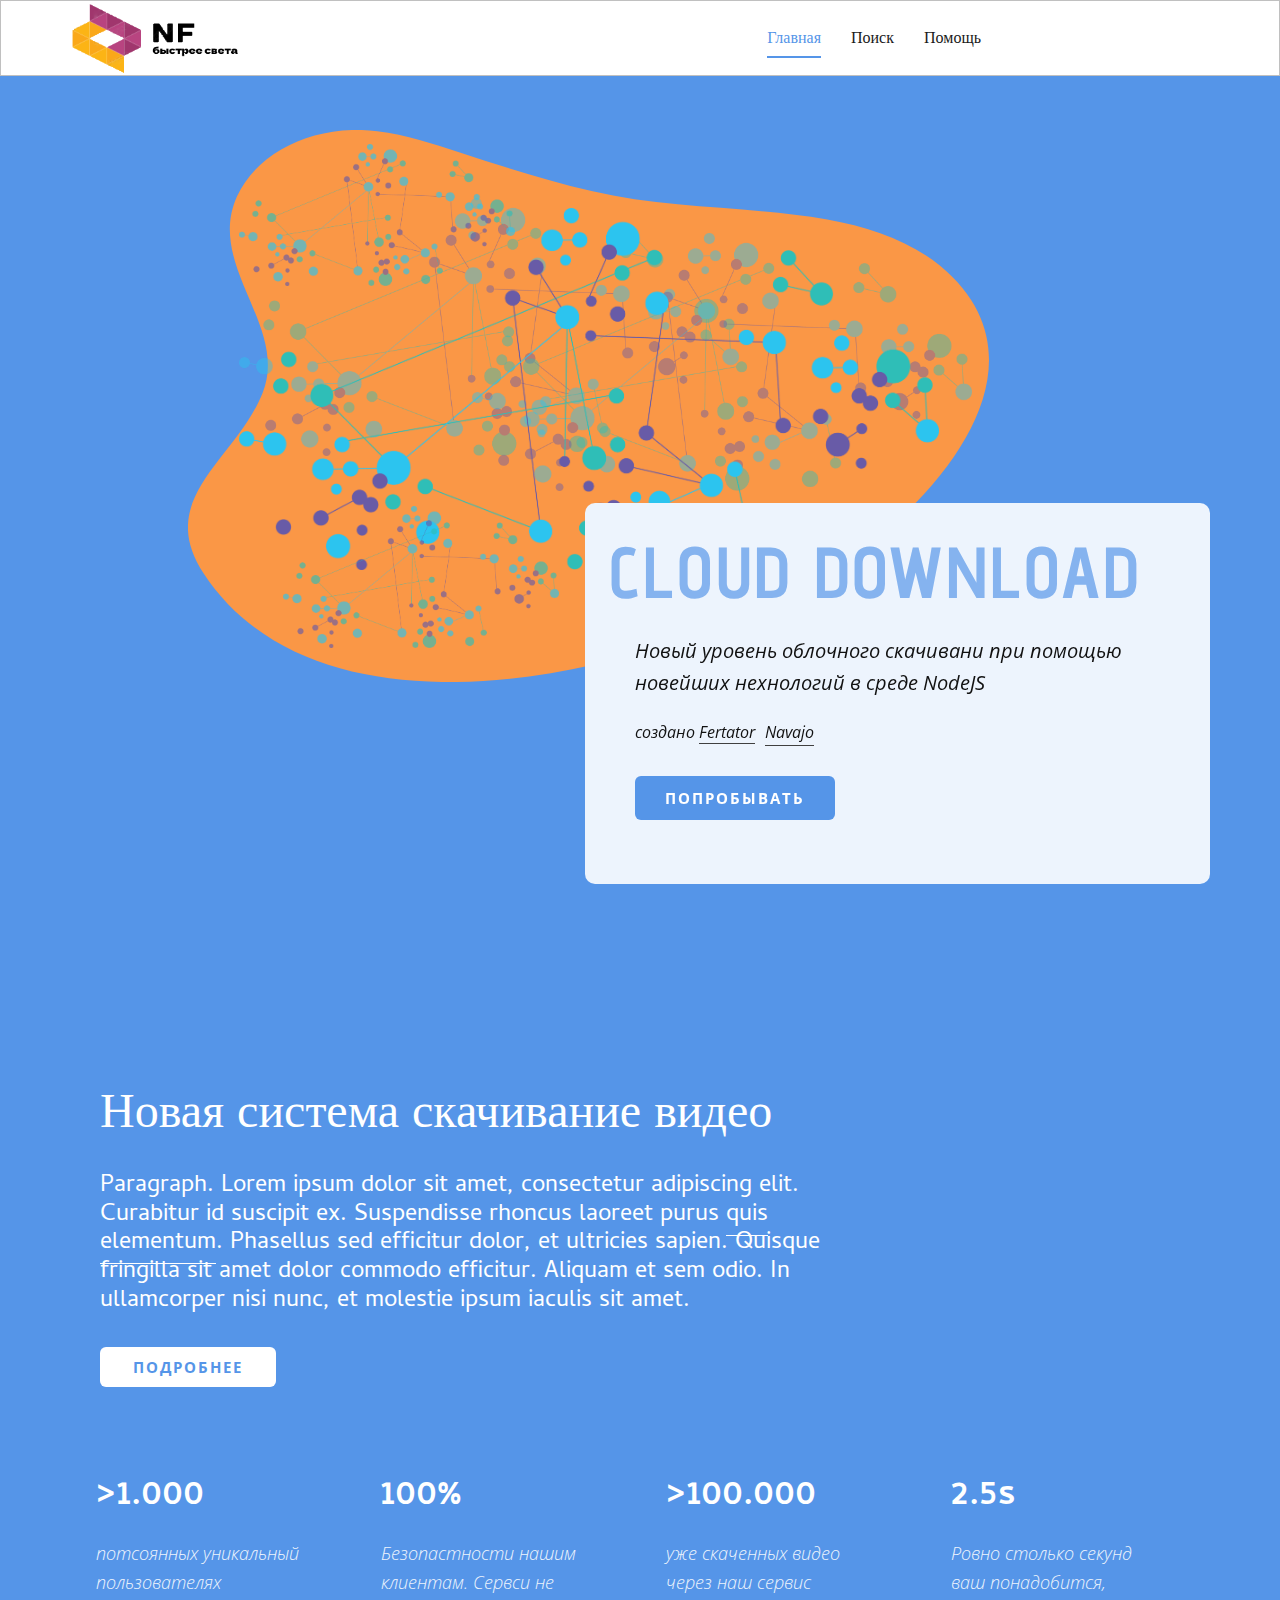
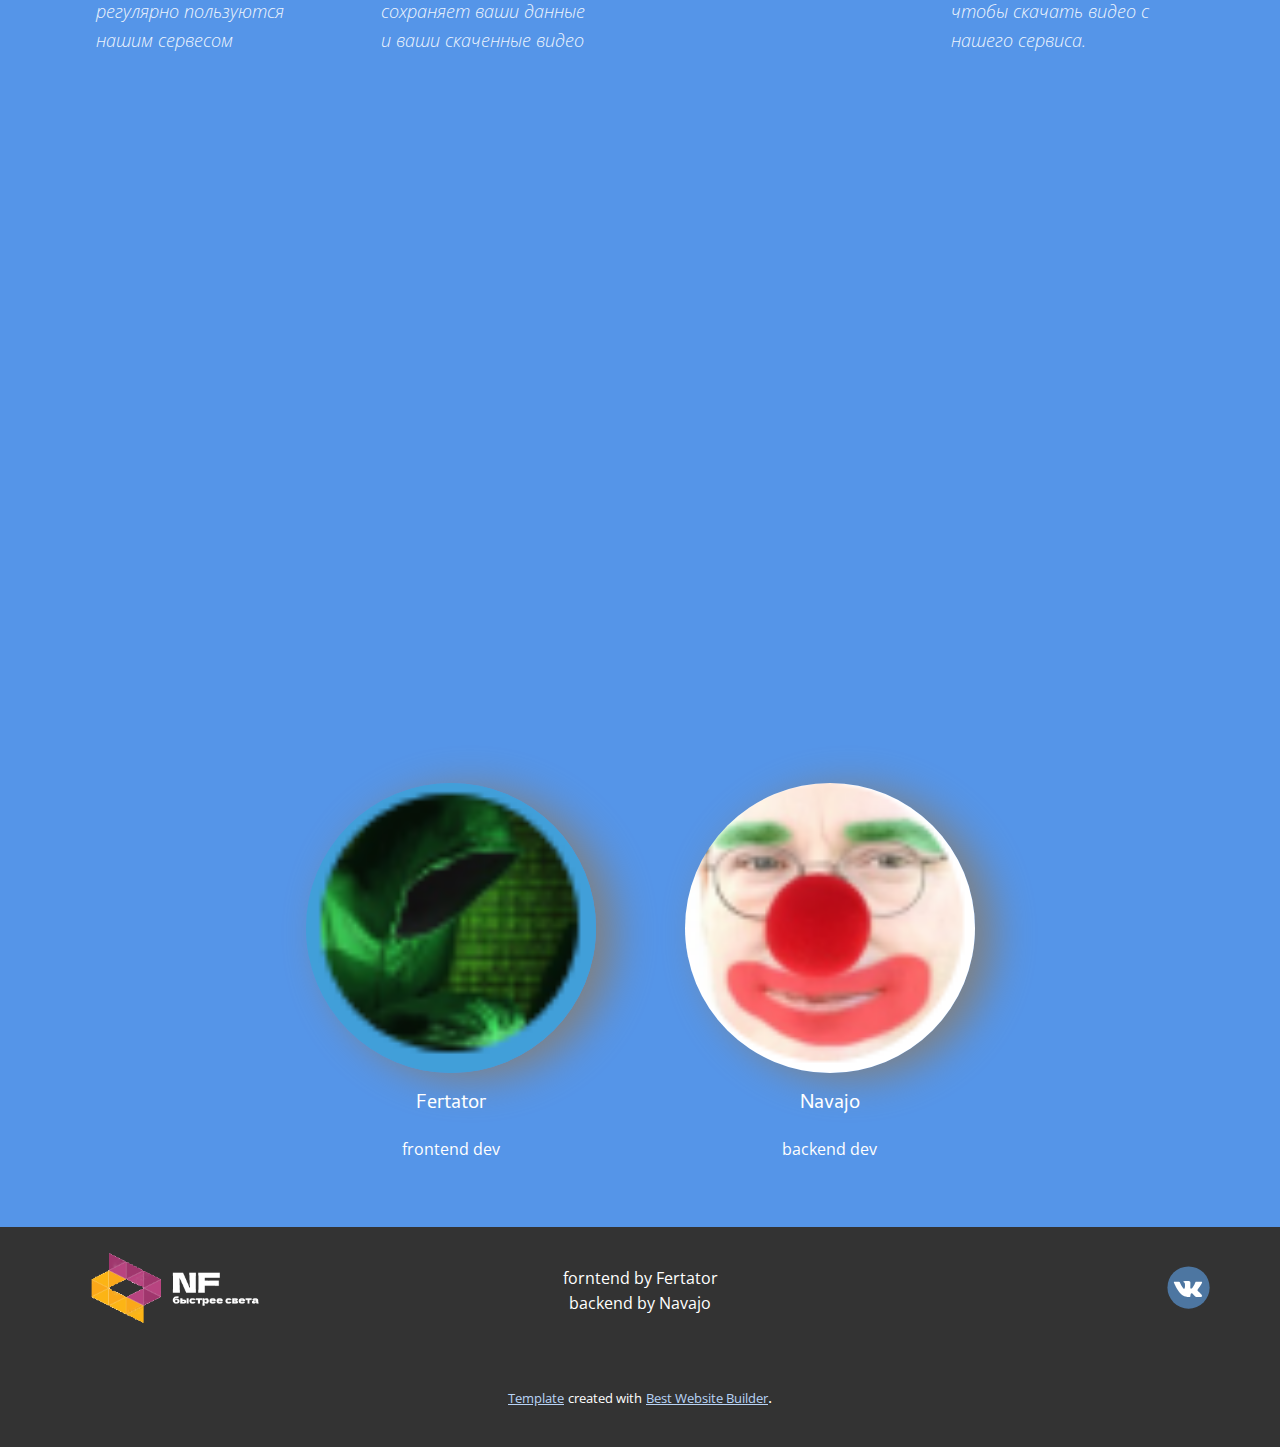
<file: SiteV0.1.0/index.html>
<!DOCTYPE html>
<html style="font-size: 16px;">
  <head>
    <meta name="viewport" content="width=device-width, initial-scale=1.0">
    <meta charset="utf-8">
    <meta name="keywords" content="​IT Company, ​The backbone for internet business, Company Services, ​Large payments volume or unique business model?, ​What’s included, What We Do, Custom software solutions">
    <meta name="description" content="">
    <meta name="page_type" content="np-template-header-footer-from-plugin">
    <title>Главная</title>
    <link rel="stylesheet" href="nicepage.css" media="screen">
<link rel="stylesheet" href="Главная.css" media="screen">
    <script class="u-script" type="text/javascript" src="jquery.js" defer=""></script>
    <script class="u-script" type="text/javascript" src="nicepage.js" defer=""></script>
    <meta name="generator" content="Nicepage 3.29.1, nicepage.com">
    <link id="u-theme-google-font" rel="stylesheet" href="https://fonts.googleapis.com/css?family=Open+Sans:300,300i,400,400i,600,600i,700,700i,800,800i|Cambay:400,400i,700,700i">
    <link id="u-page-google-font" rel="stylesheet" href="https://fonts.googleapis.com/css?family=Advent+Pro:100,200,300,400,500,600,700">
    
    
    
    
    
    <script type="application/ld+json">{
		"@context": "http://schema.org",
		"@type": "Organization",
		"name": "",
		"logo": "images/Screenshot_772.png",
		"sameAs": [
				"https://vk.com/public208941440"
		]
}</script>
    <meta name="theme-color" content="#5595e8">
    <meta property="og:title" content="Главная">
    <meta property="og:type" content="website">
  </head>
  <body data-home-page="Главная.html" data-home-page-title="Главная" class="u-body"><header class="u-align-center-xs u-border-1 u-border-grey-25 u-clearfix u-header u-header" id="sec-d9ff"><div class="u-clearfix u-sheet u-sheet-1">
        <a href="https://nicepage.com" class="u-image u-logo u-image-1" data-image-width="268" data-image-height="114">
          <img src="images/Screenshot_772.png" class="u-logo-image u-logo-image-1">
        </a>
        <nav class="u-align-left u-menu u-menu-dropdown u-nav-spacing-25 u-offcanvas u-menu-1">
          <div class="menu-collapse">
            <a class="u-button-style u-nav-link" href="#" style="padding: 4px 0px; font-size: calc(1em + 8px);">
              <svg class="u-svg-link" preserveAspectRatio="xMidYMin slice" viewBox="0 0 302 302" style=""><use xmlns:xlink="http://www.w3.org/1999/xlink" xlink:href="#svg-7b92"></use></svg>
              <svg xmlns="http://www.w3.org/2000/svg" xmlns:xlink="http://www.w3.org/1999/xlink" version="1.1" id="svg-7b92" x="0px" y="0px" viewBox="0 0 302 302" style="enable-background:new 0 0 302 302;" xml:space="preserve" class="u-svg-content"><g><rect y="36" width="302" height="30"></rect><rect y="236" width="302" height="30"></rect><rect y="136" width="302" height="30"></rect>
</g><g></g><g></g><g></g><g></g><g></g><g></g><g></g><g></g><g></g><g></g><g></g><g></g><g></g><g></g><g></g></svg>
            </a>
          </div>
          <div class="u-custom-menu u-nav-container">
            <ul class="u-nav u-spacing-30 u-unstyled u-nav-1"><li class="u-nav-item"><a class="u-border-2 u-border-active-palette-1-base u-border-hover-palette-1-base u-border-no-left u-border-no-right u-border-no-top u-button-style u-nav-link u-text-active-palette-1-base u-text-grey-90 u-text-hover-grey-90" href="Главная.html" style="padding: 10px 0px;">Главная</a>
</li><li class="u-nav-item"><a class="u-border-2 u-border-active-palette-1-base u-border-hover-palette-1-base u-border-no-left u-border-no-right u-border-no-top u-button-style u-nav-link u-text-active-palette-1-base u-text-grey-90 u-text-hover-grey-90" href="Поиск.html" style="padding: 10px 0px;">Поиск</a>
</li><li class="u-nav-item"><a class="u-border-2 u-border-active-palette-1-base u-border-hover-palette-1-base u-border-no-left u-border-no-right u-border-no-top u-button-style u-nav-link u-text-active-palette-1-base u-text-grey-90 u-text-hover-grey-90" href="О-нас.html" style="padding: 10px 0px;">Помощь</a>
</li></ul>
          </div>
          <div class="u-custom-menu u-nav-container-collapse">
            <div class="u-align-center u-black u-container-style u-inner-container-layout u-opacity u-opacity-95 u-sidenav">
              <div class="u-inner-container-layout u-sidenav-overflow">
                <div class="u-menu-close"></div>
                <ul class="u-align-center u-nav u-popupmenu-items u-unstyled u-nav-2"><li class="u-nav-item"><a class="u-button-style u-nav-link" href="Главная.html" style="padding: 10px 0px;">Главная</a>
</li><li class="u-nav-item"><a class="u-button-style u-nav-link" href="Поиск.html" style="padding: 10px 0px;">Поиск</a>
</li><li class="u-nav-item"><a class="u-button-style u-nav-link" href="О-нас.html" style="padding: 10px 0px;">Помощь</a>
</li></ul>
              </div>
            </div>
            <div class="u-black u-menu-overlay u-opacity u-opacity-70"></div>
          </div>
        </nav>
      </div></header> 
    <section class="u-clearfix u-palette-1-base u-section-1" id="carousel_b93f">
      <div class="u-clearfix u-sheet u-sheet-1">
        <div class="u-expanded-width-xs u-shape u-shape-svg u-text-palette-3-base u-shape-1">
          <svg class="u-svg-link" preserveAspectRatio="none" viewBox="0 0 160 140" style=""><use xmlns:xlink="http://www.w3.org/1999/xlink" xlink:href="#svg-1b2f"></use></svg>
          <svg class="u-svg-content" viewBox="0 0 160 140" x="0px" y="0px" id="svg-1b2f"><g><g><path d="M138.9,102.2c-9.5,10.1-24.4,20.2-41.2,27.4C63.2,144.5,21,147.1,3.1,112.4c-9.9-19.1,6.5-28.8,11.8-45.7
			c5.3-16.9-11.4-32.3-5.1-49.9c1.8-4.9,4.9-9,8.9-11.9C24,1,30.8-0.8,37.8,0.3C43.6,1.2,49,3.5,54.3,5.7c8.8,3.7,17.4,7.1,26.3,9.8
			c15.7,4.7,31.3,3.7,47.1,7.2c8.5,1.9,16.7,5.6,22.6,11.8C170.3,55.7,155.8,84.1,138.9,102.2z"></path>
</g>
</g></svg>
        </div>
        <img src="images/123.png" class="u-align-left u-image u-image-contain u-opacity u-opacity-45 u-image-1" data-image-width="3119" data-image-height="1615">
        <img src="images/123.png" class="u-align-left u-image u-image-contain u-opacity u-opacity-45 u-image-2" data-image-width="3119" data-image-height="1615">
        <img src="images/123.png" class="u-align-left u-image u-image-contain u-opacity u-opacity-65 u-image-3" data-image-width="3119" data-image-height="1615">
        <img src="images/123.png" class="u-align-left u-image u-image-contain u-image-4" data-image-width="3119" data-image-height="1615">
        <img src="images/123.png" class="u-align-left u-image u-image-contain u-opacity u-opacity-65 u-image-5" data-image-width="3119" data-image-height="1615">
        <div class="u-align-left u-container-style u-expanded-width-xs u-group u-palette-1-light-3 u-radius-10 u-shape-round u-group-1" data-animation-name="slideIn" data-animation-duration="1000" data-animation-delay="0" data-animation-direction="Right">
          <div class="u-container-layout u-container-layout-1">
            <h1 class="u-custom-font u-text u-text-palette-1-light-1 u-text-1">cloud download</h1>
            <p class="u-text u-text-2">создано&nbsp;<a href="https://www.freepik.com/vectors/technology" class="u-active-none u-border-1 u-border-active-grey-50 u-border-grey-75 u-border-hover-grey-50 u-btn u-button-link u-button-style u-hover-none u-none u-text-body-color u-btn-1">Fertator<br>
              </a>
            </p>
            <a href="https://www.freepik.com/vectors/technology" class="u-active-none u-border-1 u-border-active-grey-50 u-border-grey-75 u-border-hover-grey-50 u-btn u-button-link u-button-style u-hover-none u-none u-text-body-color u-btn-2">Navajo</a>
            <a href="https://nicepage.best" class="u-active-palette-1-light-1 u-border-none u-btn u-btn-round u-button-style u-hover-palette-1-light-1 u-palette-1-base u-radius-6 u-text-active-white u-text-body-alt-color u-text-hover-white u-btn-3">Попробывать</a>
            <p class="u-text u-text-3">Новый уровень облочного скачивани при помощью новейших нехнологий в среде NodeJS</p>
          </div>
        </div>
      </div>
    </section>
    <section class="u-align-center u-clearfix u-palette-1-base u-section-2" id="carousel_f1f0">
      <div class="u-clearfix u-sheet u-sheet-1">
        <div class="u-align-left u-container-style u-group u-group-1">
          <div class="u-container-layout u-container-layout-1">
            <h1 class="u-text u-text-1">Новая система скачивание видео</h1>
            <h4 class="u-text u-text-2">Paragraph. Lorem ipsum dolor sit amet, consectetur adipiscing elit. Curabitur id suscipit ex. Suspendisse rhoncus laoreet purus <a href="https://nicepage.site" class="u-border-1 u-border-active-palette-1-light-3 u-border-hover-palette-1-light-3 u-border-white u-btn u-button-link u-button-style u-none u-text-active-white u-text-body-alt-color u-text-hover-white u-btn-1">quis elementum</a>. Phasellus sed efficitur dolor, et ultricies sapien. Quisque fringilla sit amet dolor commodo efficitur.
                Aliquam et sem odio. In ullamcorper nisi nunc, et molestie ipsum iaculis sit amet. 
            </h4>
            <a href="https://nicepage.com/website-design" class="u-active-palette-1-light-3 u-border-none u-btn u-btn-round u-button-style u-hover-palette-1-light-3 u-radius-6 u-text-active-palette-1-base u-text-hover-palette-1-base u-text-palette-1-base u-white u-btn-2">Подробнее</a>
          </div>
        </div>
        <div class="u-list u-list-1">
          <div class="u-repeater u-repeater-1">
            <div class="u-align-left u-container-style u-list-item u-repeater-item u-shape-rectangle">
              <div class="u-container-layout u-similar-container u-container-layout-2">
                <h3 class="u-text u-text-default u-text-3">&gt;1.000</h3>
                <p class="u-text u-text-palette-1-light-3 u-text-4">потсоянных уникальный пользователях регулярно пользуются нашим сервесом</p>
              </div>
            </div>
            <div class="u-align-left u-container-style u-list-item u-repeater-item u-shape-rectangle">
              <div class="u-container-layout u-similar-container u-container-layout-3">
                <h3 class="u-text u-text-default u-text-5">100%</h3>
                <p class="u-text u-text-palette-1-light-3 u-text-6">Безопастности нашим клиентам. Сервси не сохраняет ваши данные и ваши скаченные видео</p>
              </div>
            </div>
            <div class="u-align-left u-container-style u-list-item u-repeater-item u-shape-rectangle">
              <div class="u-container-layout u-similar-container u-container-layout-4">
                <h3 class="u-text u-text-default u-text-7">&gt;100.000</h3>
                <p class="u-text u-text-palette-1-light-3 u-text-8">уже скаченных видео через наш сервис</p>
              </div>
            </div>
            <div class="u-align-left u-container-style u-list-item u-repeater-item u-shape-rectangle">
              <div class="u-container-layout u-similar-container u-container-layout-5">
                <h3 class="u-text u-text-default u-text-9">2.5s</h3>
                <p class="u-text u-text-palette-1-light-3 u-text-10">Ровно столько секунд ваш понадобится, чтобы скачать видео с нашего сервиса.</p>
              </div>
            </div>
          </div>
        </div>
      </div>
    </section>
    <section class="u-clearfix u-palette-1-base u-section-3" id="sec-10e4">
      <div class="u-clearfix u-sheet u-sheet-1">
        <div class="u-align-left u-expanded-width u-left-0 u-video u-video-1">
          <div class="embed-responsive embed-responsive-1">
            <iframe style="position: absolute;top: 0;left: 0;width: 100%;height: 100%;" class="embed-responsive-item" src="https://www.youtube.com/embed/L-hm3S1aSnI?mute=0&amp;showinfo=0&amp;controls=0&amp;start=0" frameborder="0" allowfullscreen=""></iframe>
          </div>
        </div>
      </div>
    </section>
    <section class="u-clearfix u-palette-1-base u-section-4" id="sec-7773">
      <div class="u-clearfix u-sheet u-valign-middle u-sheet-1">
        <div class="u-list u-list-1">
          <div class="u-repeater u-repeater-1">
            <div class="u-align-center u-container-style u-list-item u-repeater-item">
              <div class="u-container-layout u-similar-container u-valign-top u-container-layout-1">
                <div alt="" class="u-image u-image-circle u-image-1" src="" data-image-width="60" data-image-height="54"></div>
                <h5 class="u-align-center-lg u-align-center-md u-align-center-sm u-align-center-xs u-text u-text-1">Fertator</h5>
                <p class="u-align-center-lg u-align-center-md u-align-center-sm u-align-center-xs u-text u-text-2">frontend dev</p>
              </div>
            </div>
            <div class="u-align-center u-container-style u-list-item u-repeater-item">
              <div class="u-container-layout u-similar-container u-valign-top u-container-layout-2">
                <div alt="" class="u-image u-image-circle u-image-2" src="" data-image-width="87" data-image-height="75"></div>
                <h5 class="u-text u-text-3">Navajo</h5>
                <p class="u-text u-text-4">backend dev</p>
              </div>
            </div>
          </div>
        </div>
      </div>
    </section>
    
    
    <footer class="u-align-center-md u-align-center-sm u-align-center-xs u-clearfix u-footer u-grey-80" id="sec-0fc3"><div class="u-clearfix u-sheet u-sheet-1">
        <a href="https://nicepage.com" class="u-image u-logo u-image-1" data-image-width="268" data-image-height="114">
          <img src="images/Screenshot_773.png" class="u-logo-image u-logo-image-1">
        </a>
        <div class="u-align-left u-social-icons u-spacing-10 u-social-icons-1">
          <a class="u-social-url" target="_blank" title="VK" href="https://vk.com/public208941440"><span class="u-icon u-social-icon u-social-vk u-icon-1"><svg class="u-svg-link" preserveAspectRatio="xMidYMin slice" viewBox="0 0 112 112" style=""><use xmlns:xlink="http://www.w3.org/1999/xlink" xlink:href="#svg-eefc"></use></svg><svg class="u-svg-content" viewBox="0 0 112 112" x="0" y="0" id="svg-eefc"><circle fill="currentColor" class="st0" cx="56.1" cy="56.1" r="55"></circle><path fill="#FFFFFF" d="M88.2,80.7l-9.8,0.1c0,0-2.1,0.4-4.9-1.5c-3.7-2.5-7.2-9.1-9.9-8.2C60.9,72,61,77.9,61,77.9s0,1.3-0.6,1.9
            c-0.7,0.7-2,0.9-2,0.9H54c0,0-9.7,0.6-18.3-8.3c-9.3-9.7-17.6-29-17.6-29s-0.5-1.3,0-1.9c0.6-0.7,2.2-0.7,2.2-0.7l10.5-0.1
            c0,0,1,0.2,1.7,0.7c0.6,0.4,0.9,1.2,0.9,1.2s1.7,4.3,4,8.2c4.4,7.6,6.4,9.3,7.9,8.4c2.2-1.2,1.5-10.7,1.5-10.7s0-3.5-1.1-5
            c-0.9-1.2-2.5-1.5-3.3-1.6c-0.6-0.1,0.4-1.5,1.6-2.1c1.9-0.9,5.2-1,9.2-0.9c3.1,0,4,0.2,5.2,0.5c3.6,0.9,2.4,4.3,2.4,12.4
            c0,2.6-0.5,6.3,1.4,7.5c0.8,0.5,2.8,0.1,7.7-8.3c2.3-4,4.1-8.6,4.1-8.6s0.4-0.8,1-1.2s1.4-0.3,1.4-0.3l11.1-0.1c0,0,3.3-0.4,3.9,1.1
            c0.6,1.6-1.2,5.3-5.8,11.3c-7.4,9.9-8.3,9-2.1,14.7c5.9,5.5,7.1,8.1,7.3,8.5C93.4,80.4,88.2,80.7,88.2,80.7z"></path></svg></span>
          </a>
        </div>
        <p class="u-align-center-lg u-align-center-md u-align-center-xl u-text u-text-1">forntend by Fertator<br>backend by Navajo
        </p>
      </div></footer>
    <section class="u-backlink u-clearfix u-grey-80">
      <a class="u-link" href="https://nicepage.com/templates" target="_blank">
        <span>Template</span>
      </a>
      <p class="u-text">
        <span>created with</span>
      </p>
      <a class="u-link" href="https://nicepage.com/website-builder" target="_blank">
        <span>Best Website Builder</span>
      </a>. 
    </section><span style="height: 64px; width: 64px; margin-left: 0px; margin-right: auto; margin-top: 0px; background-image: none; right: 20px; bottom: 20px" class="u-back-to-top u-icon u-icon-circle u-opacity u-opacity-85 u-palette-3-base u-spacing-15" data-href="#">
        <svg class="u-svg-link" preserveAspectRatio="xMidYMin slice" viewBox="0 0 551.13 551.13"><use xmlns:xlink="http://www.w3.org/1999/xlink" xlink:href="#svg-1d98"></use></svg>
        <svg class="u-svg-content" enable-background="new 0 0 551.13 551.13" viewBox="0 0 551.13 551.13" xmlns="http://www.w3.org/2000/svg" id="svg-1d98"><path d="m275.565 189.451 223.897 223.897h51.668l-275.565-275.565-275.565 275.565h51.668z"></path></svg>
    </span>
  </body>
</html>
</file>
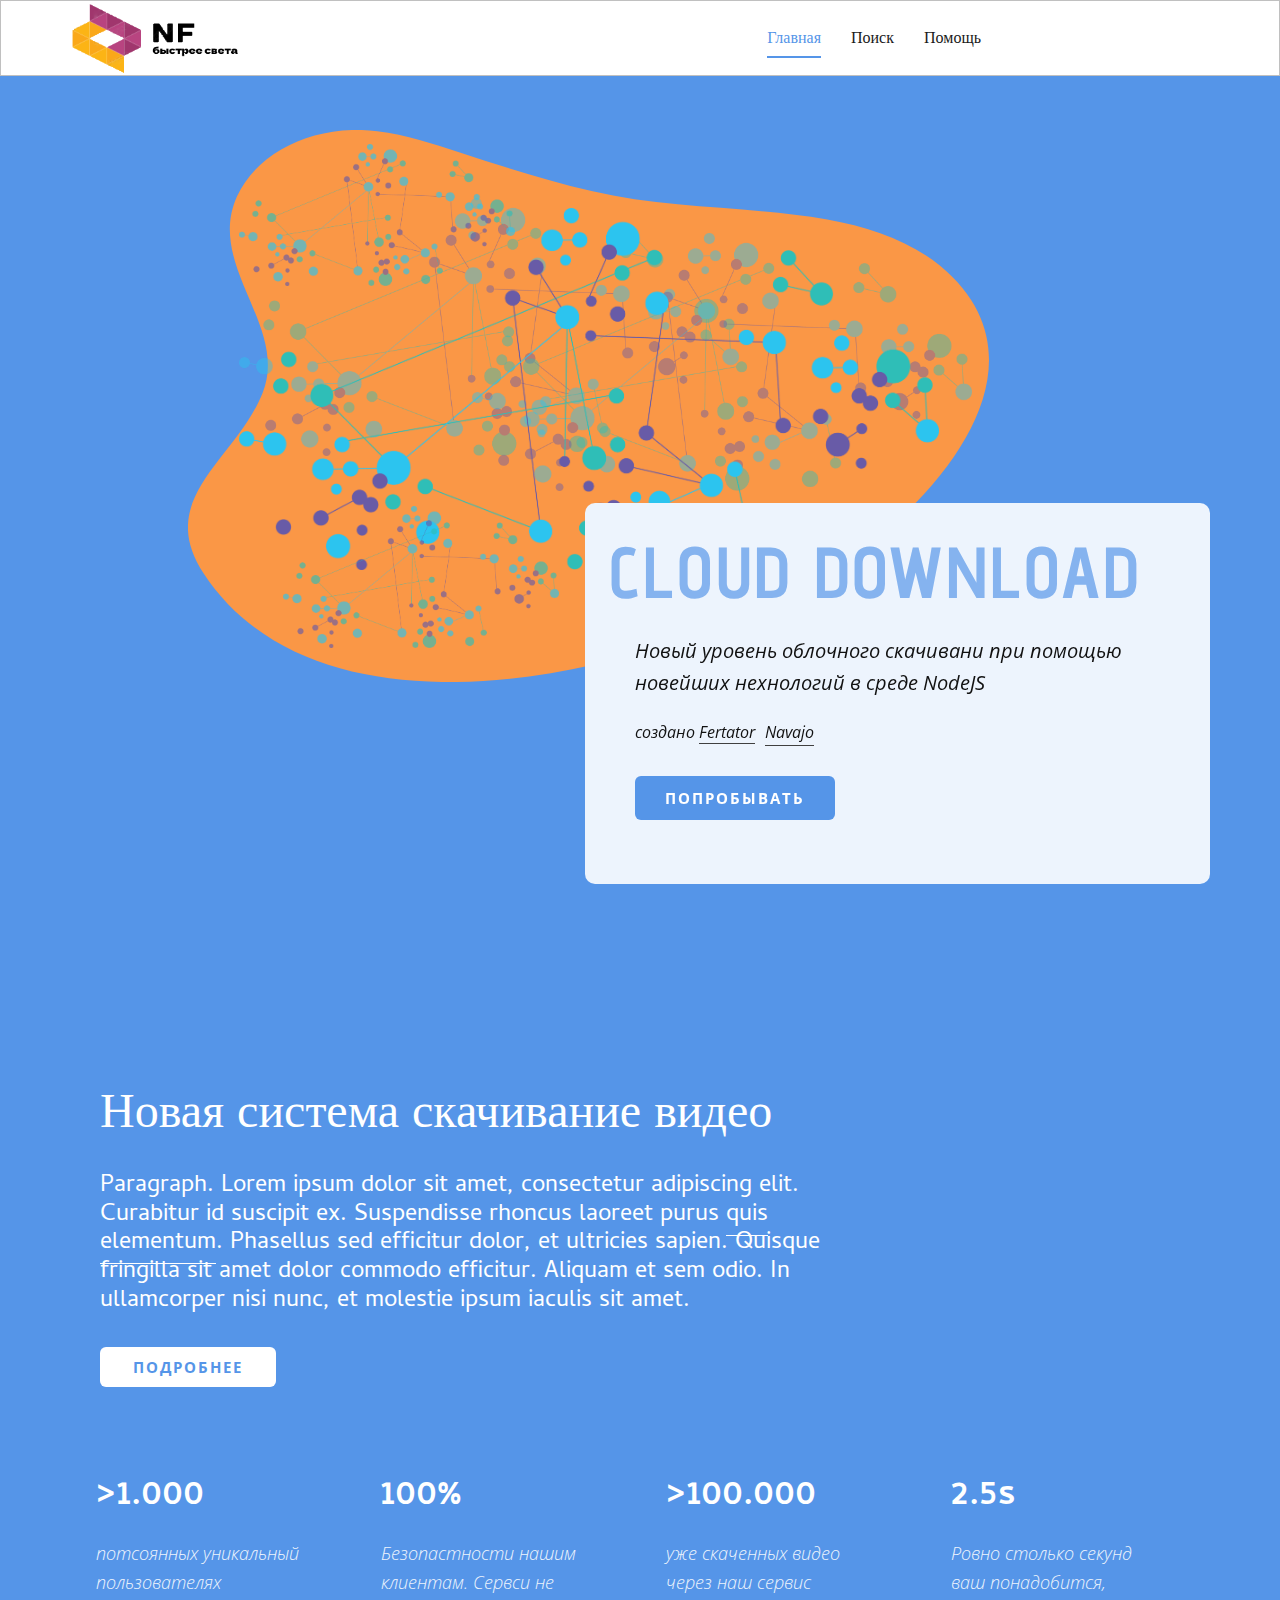
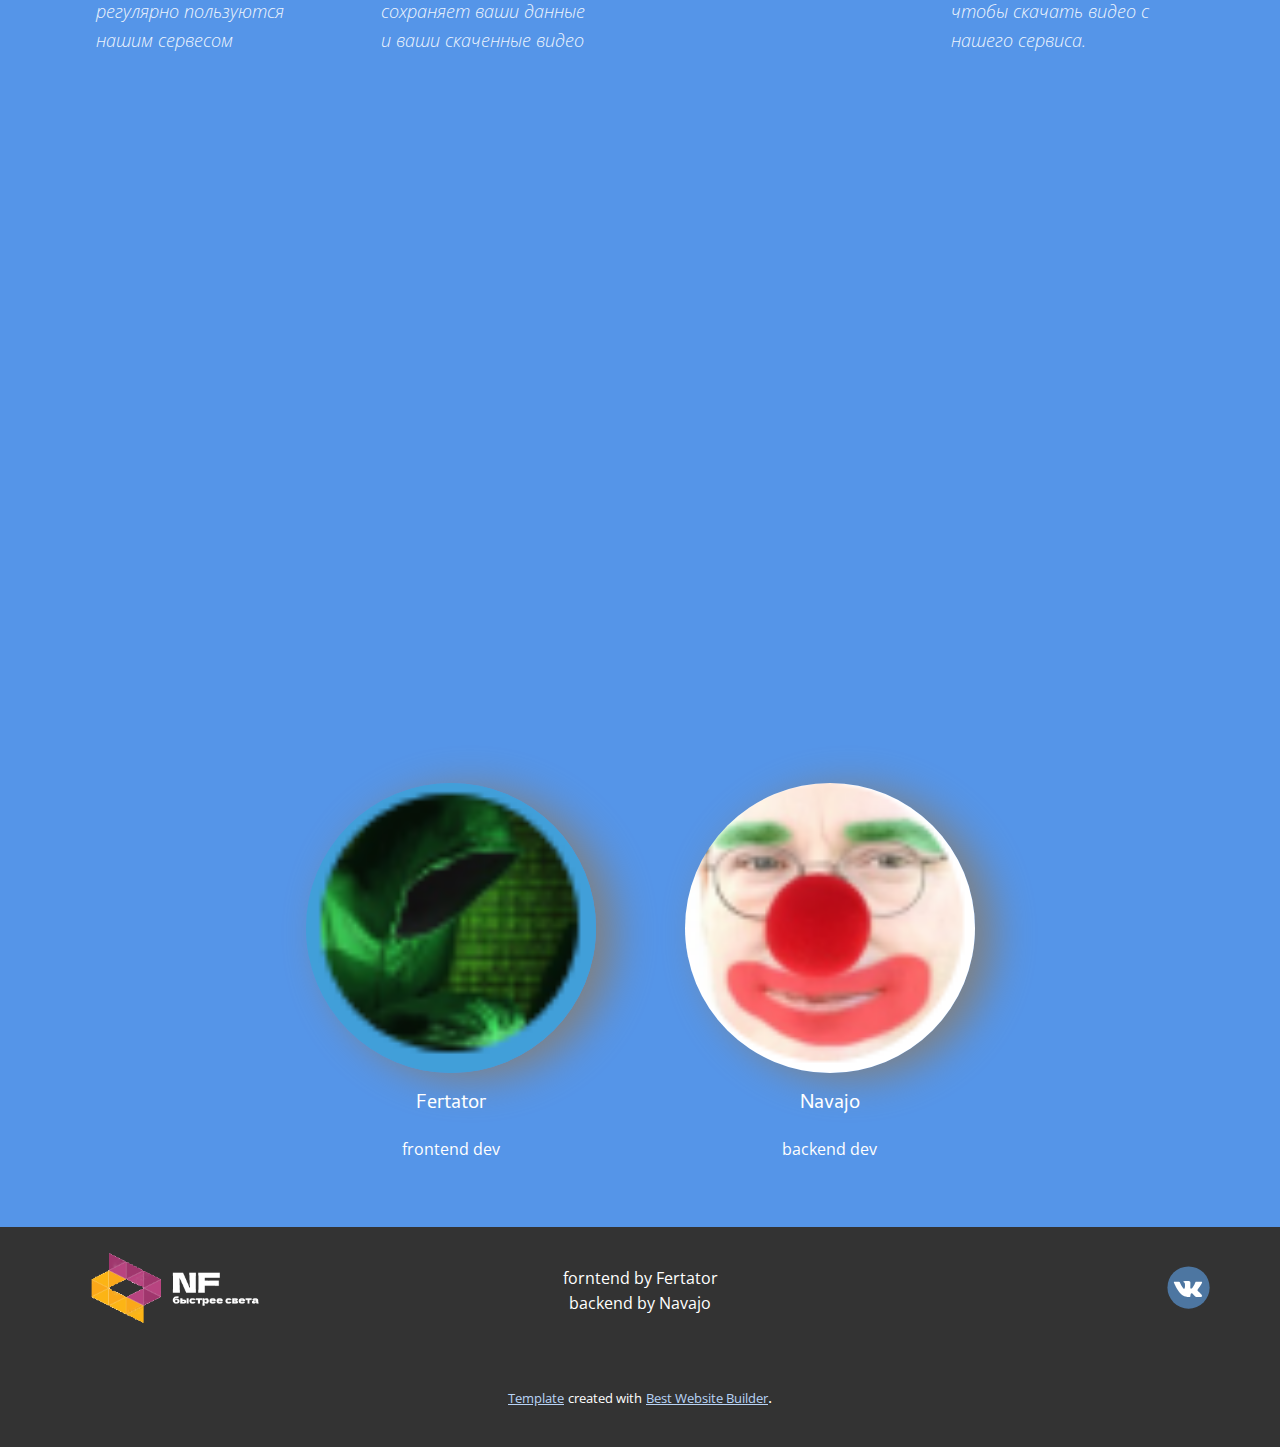
<file: SiteV0.1.0/Главная.html>
<!DOCTYPE html>
<html style="font-size: 16px;">
  <head>
    <meta name="viewport" content="width=device-width, initial-scale=1.0">
    <meta charset="utf-8">
    <meta name="keywords" content="​IT Company, ​The backbone for internet business, Company Services, ​Large payments volume or unique business model?, ​What’s included, What We Do, Custom software solutions">
    <meta name="description" content="">
    <meta name="page_type" content="np-template-header-footer-from-plugin">
    <title>Главная</title>
    <link rel="stylesheet" href="nicepage.css" media="screen">
<link rel="stylesheet" href="Главная.css" media="screen">
    <script class="u-script" type="text/javascript" src="jquery.js" defer=""></script>
    <script class="u-script" type="text/javascript" src="nicepage.js" defer=""></script>
    <meta name="generator" content="Nicepage 3.29.1, nicepage.com">
    <link id="u-theme-google-font" rel="stylesheet" href="https://fonts.googleapis.com/css?family=Open+Sans:300,300i,400,400i,600,600i,700,700i,800,800i|Cambay:400,400i,700,700i">
    <link id="u-page-google-font" rel="stylesheet" href="https://fonts.googleapis.com/css?family=Advent+Pro:100,200,300,400,500,600,700">
    
    
    
    
    
    <script type="application/ld+json">{
		"@context": "http://schema.org",
		"@type": "Organization",
		"name": "",
		"logo": "images/Screenshot_772.png",
		"sameAs": [
				"https://vk.com/public208941440"
		]
}</script>
    <meta name="theme-color" content="#5595e8">
    <meta property="og:title" content="Главная">
    <meta property="og:type" content="website">
  </head>
  <body class="u-body"><header class="u-align-center-xs u-border-1 u-border-grey-25 u-clearfix u-header u-header" id="sec-d9ff"><div class="u-clearfix u-sheet u-sheet-1">
        <a href="https://nicepage.com" class="u-image u-logo u-image-1" data-image-width="268" data-image-height="114">
          <img src="images/Screenshot_772.png" class="u-logo-image u-logo-image-1">
        </a>
        <nav class="u-align-left u-menu u-menu-dropdown u-nav-spacing-25 u-offcanvas u-menu-1">
          <div class="menu-collapse">
            <a class="u-button-style u-nav-link" href="#" style="padding: 4px 0px; font-size: calc(1em + 8px);">
              <svg class="u-svg-link" preserveAspectRatio="xMidYMin slice" viewBox="0 0 302 302" style=""><use xmlns:xlink="http://www.w3.org/1999/xlink" xlink:href="#svg-7b92"></use></svg>
              <svg xmlns="http://www.w3.org/2000/svg" xmlns:xlink="http://www.w3.org/1999/xlink" version="1.1" id="svg-7b92" x="0px" y="0px" viewBox="0 0 302 302" style="enable-background:new 0 0 302 302;" xml:space="preserve" class="u-svg-content"><g><rect y="36" width="302" height="30"></rect><rect y="236" width="302" height="30"></rect><rect y="136" width="302" height="30"></rect>
</g><g></g><g></g><g></g><g></g><g></g><g></g><g></g><g></g><g></g><g></g><g></g><g></g><g></g><g></g><g></g></svg>
            </a>
          </div>
          <div class="u-custom-menu u-nav-container">
            <ul class="u-nav u-spacing-30 u-unstyled u-nav-1"><li class="u-nav-item"><a class="u-border-2 u-border-active-palette-1-base u-border-hover-palette-1-base u-border-no-left u-border-no-right u-border-no-top u-button-style u-nav-link u-text-active-palette-1-base u-text-grey-90 u-text-hover-grey-90" href="Главная.html" style="padding: 10px 0px;">Главная</a>
</li><li class="u-nav-item"><a class="u-border-2 u-border-active-palette-1-base u-border-hover-palette-1-base u-border-no-left u-border-no-right u-border-no-top u-button-style u-nav-link u-text-active-palette-1-base u-text-grey-90 u-text-hover-grey-90" href="Поиск.html" style="padding: 10px 0px;">Поиск</a>
</li><li class="u-nav-item"><a class="u-border-2 u-border-active-palette-1-base u-border-hover-palette-1-base u-border-no-left u-border-no-right u-border-no-top u-button-style u-nav-link u-text-active-palette-1-base u-text-grey-90 u-text-hover-grey-90" href="О-нас.html" style="padding: 10px 0px;">Помощь</a>
</li></ul>
          </div>
          <div class="u-custom-menu u-nav-container-collapse">
            <div class="u-align-center u-black u-container-style u-inner-container-layout u-opacity u-opacity-95 u-sidenav">
              <div class="u-inner-container-layout u-sidenav-overflow">
                <div class="u-menu-close"></div>
                <ul class="u-align-center u-nav u-popupmenu-items u-unstyled u-nav-2"><li class="u-nav-item"><a class="u-button-style u-nav-link" href="Главная.html" style="padding: 10px 0px;">Главная</a>
</li><li class="u-nav-item"><a class="u-button-style u-nav-link" href="Поиск.html" style="padding: 10px 0px;">Поиск</a>
</li><li class="u-nav-item"><a class="u-button-style u-nav-link" href="О-нас.html" style="padding: 10px 0px;">Помощь</a>
</li></ul>
              </div>
            </div>
            <div class="u-black u-menu-overlay u-opacity u-opacity-70"></div>
          </div>
        </nav>
      </div></header> 
    <section class="u-clearfix u-palette-1-base u-section-1" id="carousel_b93f">
      <div class="u-clearfix u-sheet u-sheet-1">
        <div class="u-expanded-width-xs u-shape u-shape-svg u-text-palette-3-base u-shape-1">
          <svg class="u-svg-link" preserveAspectRatio="none" viewBox="0 0 160 140" style=""><use xmlns:xlink="http://www.w3.org/1999/xlink" xlink:href="#svg-1b2f"></use></svg>
          <svg class="u-svg-content" viewBox="0 0 160 140" x="0px" y="0px" id="svg-1b2f"><g><g><path d="M138.9,102.2c-9.5,10.1-24.4,20.2-41.2,27.4C63.2,144.5,21,147.1,3.1,112.4c-9.9-19.1,6.5-28.8,11.8-45.7
			c5.3-16.9-11.4-32.3-5.1-49.9c1.8-4.9,4.9-9,8.9-11.9C24,1,30.8-0.8,37.8,0.3C43.6,1.2,49,3.5,54.3,5.7c8.8,3.7,17.4,7.1,26.3,9.8
			c15.7,4.7,31.3,3.7,47.1,7.2c8.5,1.9,16.7,5.6,22.6,11.8C170.3,55.7,155.8,84.1,138.9,102.2z"></path>
</g>
</g></svg>
        </div>
        <img src="images/123.png" class="u-align-left u-image u-image-contain u-opacity u-opacity-45 u-image-1" data-image-width="3119" data-image-height="1615">
        <img src="images/123.png" class="u-align-left u-image u-image-contain u-opacity u-opacity-45 u-image-2" data-image-width="3119" data-image-height="1615">
        <img src="images/123.png" class="u-align-left u-image u-image-contain u-opacity u-opacity-65 u-image-3" data-image-width="3119" data-image-height="1615">
        <img src="images/123.png" class="u-align-left u-image u-image-contain u-image-4" data-image-width="3119" data-image-height="1615">
        <img src="images/123.png" class="u-align-left u-image u-image-contain u-opacity u-opacity-65 u-image-5" data-image-width="3119" data-image-height="1615">
        <div class="u-align-left u-container-style u-expanded-width-xs u-group u-palette-1-light-3 u-radius-10 u-shape-round u-group-1" data-animation-name="slideIn" data-animation-duration="1000" data-animation-delay="0" data-animation-direction="Right">
          <div class="u-container-layout u-container-layout-1">
            <h1 class="u-custom-font u-text u-text-palette-1-light-1 u-text-1">cloud download</h1>
            <p class="u-text u-text-2">создано&nbsp;<a href="https://www.freepik.com/vectors/technology" class="u-active-none u-border-1 u-border-active-grey-50 u-border-grey-75 u-border-hover-grey-50 u-btn u-button-link u-button-style u-hover-none u-none u-text-body-color u-btn-1">Fertator<br>
              </a>
            </p>
            <a href="https://www.freepik.com/vectors/technology" class="u-active-none u-border-1 u-border-active-grey-50 u-border-grey-75 u-border-hover-grey-50 u-btn u-button-link u-button-style u-hover-none u-none u-text-body-color u-btn-2">Navajo</a>
            <a href="https://nicepage.best" class="u-active-palette-1-light-1 u-border-none u-btn u-btn-round u-button-style u-hover-palette-1-light-1 u-palette-1-base u-radius-6 u-text-active-white u-text-body-alt-color u-text-hover-white u-btn-3">Попробывать</a>
            <p class="u-text u-text-3">Новый уровень облочного скачивани при помощью новейших нехнологий в среде NodeJS</p>
          </div>
        </div>
      </div>
    </section>
    <section class="u-align-center u-clearfix u-palette-1-base u-section-2" id="carousel_f1f0">
      <div class="u-clearfix u-sheet u-sheet-1">
        <div class="u-align-left u-container-style u-group u-group-1">
          <div class="u-container-layout u-container-layout-1">
            <h1 class="u-text u-text-1">Новая система скачивание видео</h1>
            <h4 class="u-text u-text-2">Paragraph. Lorem ipsum dolor sit amet, consectetur adipiscing elit. Curabitur id suscipit ex. Suspendisse rhoncus laoreet purus <a href="https://nicepage.site" class="u-border-1 u-border-active-palette-1-light-3 u-border-hover-palette-1-light-3 u-border-white u-btn u-button-link u-button-style u-none u-text-active-white u-text-body-alt-color u-text-hover-white u-btn-1">quis elementum</a>. Phasellus sed efficitur dolor, et ultricies sapien. Quisque fringilla sit amet dolor commodo efficitur.
                Aliquam et sem odio. In ullamcorper nisi nunc, et molestie ipsum iaculis sit amet. 
            </h4>
            <a href="https://nicepage.com/website-design" class="u-active-palette-1-light-3 u-border-none u-btn u-btn-round u-button-style u-hover-palette-1-light-3 u-radius-6 u-text-active-palette-1-base u-text-hover-palette-1-base u-text-palette-1-base u-white u-btn-2">Подробнее</a>
          </div>
        </div>
        <div class="u-list u-list-1">
          <div class="u-repeater u-repeater-1">
            <div class="u-align-left u-container-style u-list-item u-repeater-item u-shape-rectangle">
              <div class="u-container-layout u-similar-container u-container-layout-2">
                <h3 class="u-text u-text-default u-text-3">&gt;1.000</h3>
                <p class="u-text u-text-palette-1-light-3 u-text-4">потсоянных уникальный пользователях регулярно пользуются нашим сервесом</p>
              </div>
            </div>
            <div class="u-align-left u-container-style u-list-item u-repeater-item u-shape-rectangle">
              <div class="u-container-layout u-similar-container u-container-layout-3">
                <h3 class="u-text u-text-default u-text-5">100%</h3>
                <p class="u-text u-text-palette-1-light-3 u-text-6">Безопастности нашим клиентам. Сервси не сохраняет ваши данные и ваши скаченные видео</p>
              </div>
            </div>
            <div class="u-align-left u-container-style u-list-item u-repeater-item u-shape-rectangle">
              <div class="u-container-layout u-similar-container u-container-layout-4">
                <h3 class="u-text u-text-default u-text-7">&gt;100.000</h3>
                <p class="u-text u-text-palette-1-light-3 u-text-8">уже скаченных видео через наш сервис</p>
              </div>
            </div>
            <div class="u-align-left u-container-style u-list-item u-repeater-item u-shape-rectangle">
              <div class="u-container-layout u-similar-container u-container-layout-5">
                <h3 class="u-text u-text-default u-text-9">2.5s</h3>
                <p class="u-text u-text-palette-1-light-3 u-text-10">Ровно столько секунд ваш понадобится, чтобы скачать видео с нашего сервиса.</p>
              </div>
            </div>
          </div>
        </div>
      </div>
    </section>
    <section class="u-clearfix u-palette-1-base u-section-3" id="sec-10e4">
      <div class="u-clearfix u-sheet u-sheet-1">
        <div class="u-align-left u-expanded-width u-left-0 u-video u-video-1">
          <div class="embed-responsive embed-responsive-1">
            <iframe style="position: absolute;top: 0;left: 0;width: 100%;height: 100%;" class="embed-responsive-item" src="https://www.youtube.com/embed/L-hm3S1aSnI?mute=0&amp;showinfo=0&amp;controls=0&amp;start=0" frameborder="0" allowfullscreen=""></iframe>
          </div>
        </div>
      </div>
    </section>
    <section class="u-clearfix u-palette-1-base u-section-4" id="sec-7773">
      <div class="u-clearfix u-sheet u-valign-middle u-sheet-1">
        <div class="u-list u-list-1">
          <div class="u-repeater u-repeater-1">
            <div class="u-align-center u-container-style u-list-item u-repeater-item">
              <div class="u-container-layout u-similar-container u-valign-top u-container-layout-1">
                <div alt="" class="u-image u-image-circle u-image-1" src="" data-image-width="60" data-image-height="54"></div>
                <h5 class="u-align-center-lg u-align-center-md u-align-center-sm u-align-center-xs u-text u-text-1">Fertator</h5>
                <p class="u-align-center-lg u-align-center-md u-align-center-sm u-align-center-xs u-text u-text-2">frontend dev</p>
              </div>
            </div>
            <div class="u-align-center u-container-style u-list-item u-repeater-item">
              <div class="u-container-layout u-similar-container u-valign-top u-container-layout-2">
                <div alt="" class="u-image u-image-circle u-image-2" src="" data-image-width="87" data-image-height="75"></div>
                <h5 class="u-text u-text-3">Navajo</h5>
                <p class="u-text u-text-4">backend dev</p>
              </div>
            </div>
          </div>
        </div>
      </div>
    </section>
    
    
    <footer class="u-align-center-md u-align-center-sm u-align-center-xs u-clearfix u-footer u-grey-80" id="sec-0fc3"><div class="u-clearfix u-sheet u-sheet-1">
        <a href="https://nicepage.com" class="u-image u-logo u-image-1" data-image-width="268" data-image-height="114">
          <img src="images/Screenshot_773.png" class="u-logo-image u-logo-image-1">
        </a>
        <div class="u-align-left u-social-icons u-spacing-10 u-social-icons-1">
          <a class="u-social-url" target="_blank" title="VK" href="https://vk.com/public208941440"><span class="u-icon u-social-icon u-social-vk u-icon-1"><svg class="u-svg-link" preserveAspectRatio="xMidYMin slice" viewBox="0 0 112 112" style=""><use xmlns:xlink="http://www.w3.org/1999/xlink" xlink:href="#svg-eefc"></use></svg><svg class="u-svg-content" viewBox="0 0 112 112" x="0" y="0" id="svg-eefc"><circle fill="currentColor" class="st0" cx="56.1" cy="56.1" r="55"></circle><path fill="#FFFFFF" d="M88.2,80.7l-9.8,0.1c0,0-2.1,0.4-4.9-1.5c-3.7-2.5-7.2-9.1-9.9-8.2C60.9,72,61,77.9,61,77.9s0,1.3-0.6,1.9
            c-0.7,0.7-2,0.9-2,0.9H54c0,0-9.7,0.6-18.3-8.3c-9.3-9.7-17.6-29-17.6-29s-0.5-1.3,0-1.9c0.6-0.7,2.2-0.7,2.2-0.7l10.5-0.1
            c0,0,1,0.2,1.7,0.7c0.6,0.4,0.9,1.2,0.9,1.2s1.7,4.3,4,8.2c4.4,7.6,6.4,9.3,7.9,8.4c2.2-1.2,1.5-10.7,1.5-10.7s0-3.5-1.1-5
            c-0.9-1.2-2.5-1.5-3.3-1.6c-0.6-0.1,0.4-1.5,1.6-2.1c1.9-0.9,5.2-1,9.2-0.9c3.1,0,4,0.2,5.2,0.5c3.6,0.9,2.4,4.3,2.4,12.4
            c0,2.6-0.5,6.3,1.4,7.5c0.8,0.5,2.8,0.1,7.7-8.3c2.3-4,4.1-8.6,4.1-8.6s0.4-0.8,1-1.2s1.4-0.3,1.4-0.3l11.1-0.1c0,0,3.3-0.4,3.9,1.1
            c0.6,1.6-1.2,5.3-5.8,11.3c-7.4,9.9-8.3,9-2.1,14.7c5.9,5.5,7.1,8.1,7.3,8.5C93.4,80.4,88.2,80.7,88.2,80.7z"></path></svg></span>
          </a>
        </div>
        <p class="u-align-center-lg u-align-center-md u-align-center-xl u-text u-text-1">forntend by Fertator<br>backend by Navajo
        </p>
      </div></footer>
    <section class="u-backlink u-clearfix u-grey-80">
      <a class="u-link" href="https://nicepage.com/templates" target="_blank">
        <span>Template</span>
      </a>
      <p class="u-text">
        <span>created with</span>
      </p>
      <a class="u-link" href="https://nicepage.com/website-builder" target="_blank">
        <span>Best Website Builder</span>
      </a>. 
    </section><span style="height: 64px; width: 64px; margin-left: 0px; margin-right: auto; margin-top: 0px; background-image: none; right: 20px; bottom: 20px" class="u-back-to-top u-icon u-icon-circle u-opacity u-opacity-85 u-palette-3-base u-spacing-15" data-href="#">
        <svg class="u-svg-link" preserveAspectRatio="xMidYMin slice" viewBox="0 0 551.13 551.13"><use xmlns:xlink="http://www.w3.org/1999/xlink" xlink:href="#svg-1d98"></use></svg>
        <svg class="u-svg-content" enable-background="new 0 0 551.13 551.13" viewBox="0 0 551.13 551.13" xmlns="http://www.w3.org/2000/svg" id="svg-1d98"><path d="m275.565 189.451 223.897 223.897h51.668l-275.565-275.565-275.565 275.565h51.668z"></path></svg>
    </span>
  </body>
</html>
</file>
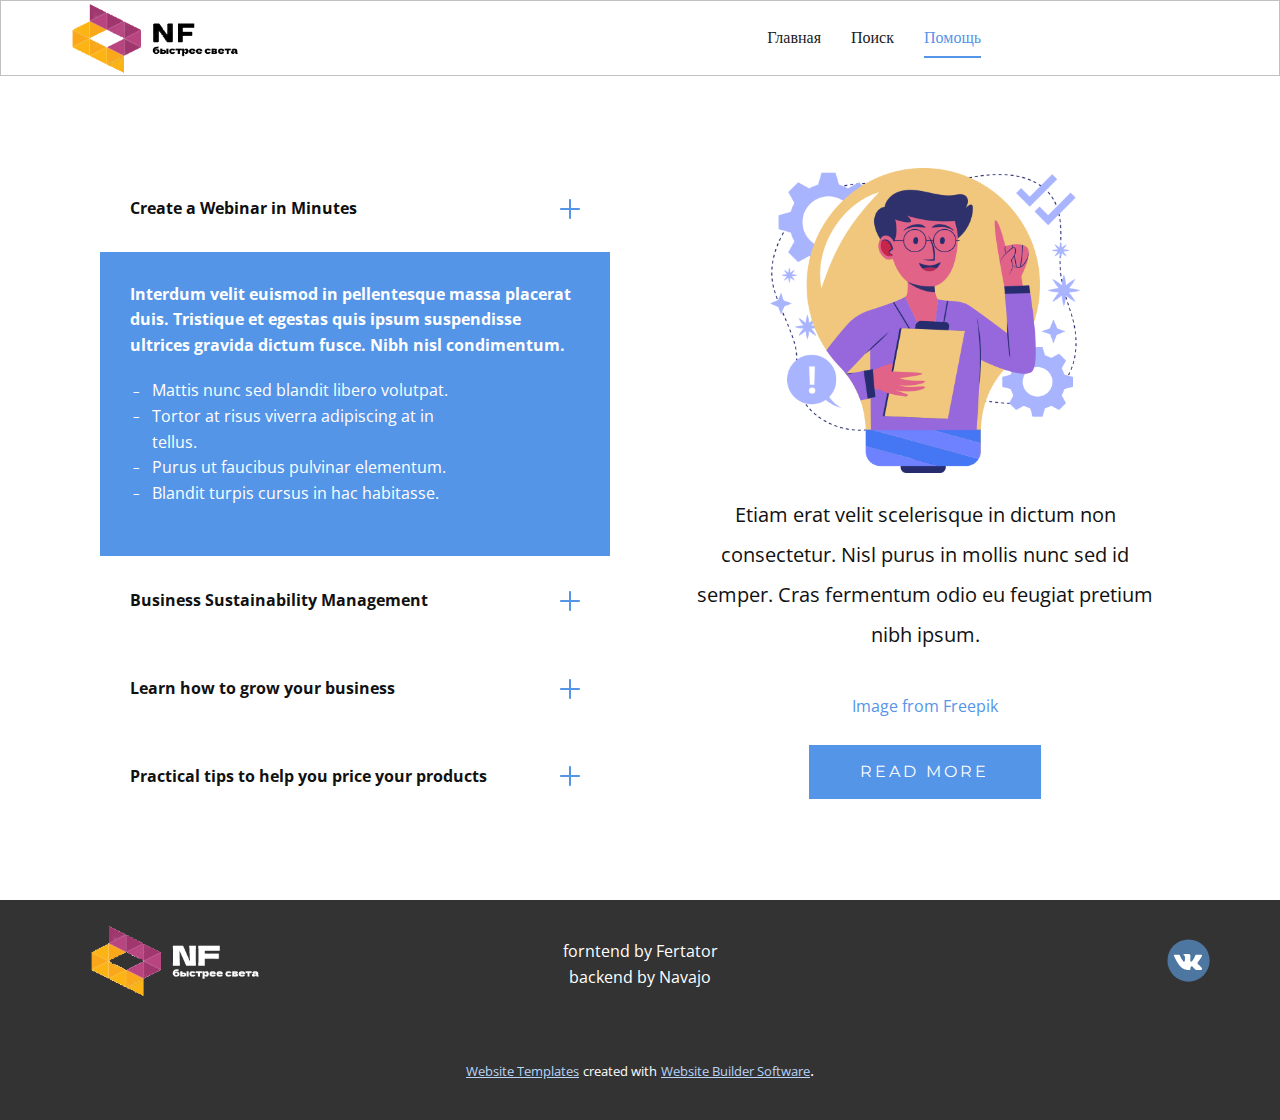
<file: SiteV0.1.0/О-нас.html>
<!DOCTYPE html>
<html style="font-size: 16px;">
  <head>
    <meta name="viewport" content="width=device-width, initial-scale=1.0">
    <meta charset="utf-8">
    <meta name="keywords" content="">
    <meta name="description" content="">
    <meta name="page_type" content="np-template-header-footer-from-plugin">
    <title>О нас</title>
    <link rel="stylesheet" href="nicepage.css" media="screen">
<link rel="stylesheet" href="О-нас.css" media="screen">
    <script class="u-script" type="text/javascript" src="jquery.js" defer=""></script>
    <script class="u-script" type="text/javascript" src="nicepage.js" defer=""></script>
    <meta name="generator" content="Nicepage 3.29.1, nicepage.com">
    <link id="u-theme-google-font" rel="stylesheet" href="https://fonts.googleapis.com/css?family=Open+Sans:300,300i,400,400i,600,600i,700,700i,800,800i|Cambay:400,400i,700,700i">
    <link id="u-page-google-font" rel="stylesheet" href="https://fonts.googleapis.com/css?family=Montserrat:100,100i,200,200i,300,300i,400,400i,500,500i,600,600i,700,700i,800,800i,900,900i">
    
    
    <script type="application/ld+json">{
		"@context": "http://schema.org",
		"@type": "Organization",
		"name": "",
		"logo": "images/Screenshot_772.png",
		"sameAs": [
				"https://vk.com/public208941440"
		]
}</script>
    <meta name="theme-color" content="#5595e8">
    <meta property="og:title" content="О нас">
    <meta property="og:type" content="website">
  </head>
  <body class="u-body"><header class="u-align-center-xs u-border-1 u-border-grey-25 u-clearfix u-header u-header" id="sec-d9ff"><div class="u-clearfix u-sheet u-sheet-1">
        <a href="https://nicepage.com" class="u-image u-logo u-image-1" data-image-width="268" data-image-height="114">
          <img src="images/Screenshot_772.png" class="u-logo-image u-logo-image-1">
        </a>
        <nav class="u-align-left u-menu u-menu-dropdown u-nav-spacing-25 u-offcanvas u-menu-1">
          <div class="menu-collapse">
            <a class="u-button-style u-nav-link" href="#" style="padding: 4px 0px; font-size: calc(1em + 8px);">
              <svg class="u-svg-link" preserveAspectRatio="xMidYMin slice" viewBox="0 0 302 302" style=""><use xmlns:xlink="http://www.w3.org/1999/xlink" xlink:href="#svg-7b92"></use></svg>
              <svg xmlns="http://www.w3.org/2000/svg" xmlns:xlink="http://www.w3.org/1999/xlink" version="1.1" id="svg-7b92" x="0px" y="0px" viewBox="0 0 302 302" style="enable-background:new 0 0 302 302;" xml:space="preserve" class="u-svg-content"><g><rect y="36" width="302" height="30"></rect><rect y="236" width="302" height="30"></rect><rect y="136" width="302" height="30"></rect>
</g><g></g><g></g><g></g><g></g><g></g><g></g><g></g><g></g><g></g><g></g><g></g><g></g><g></g><g></g><g></g></svg>
            </a>
          </div>
          <div class="u-custom-menu u-nav-container">
            <ul class="u-nav u-spacing-30 u-unstyled u-nav-1"><li class="u-nav-item"><a class="u-border-2 u-border-active-palette-1-base u-border-hover-palette-1-base u-border-no-left u-border-no-right u-border-no-top u-button-style u-nav-link u-text-active-palette-1-base u-text-grey-90 u-text-hover-grey-90" href="Главная.html" style="padding: 10px 0px;">Главная</a>
</li><li class="u-nav-item"><a class="u-border-2 u-border-active-palette-1-base u-border-hover-palette-1-base u-border-no-left u-border-no-right u-border-no-top u-button-style u-nav-link u-text-active-palette-1-base u-text-grey-90 u-text-hover-grey-90" href="Поиск.html" style="padding: 10px 0px;">Поиск</a>
</li><li class="u-nav-item"><a class="u-border-2 u-border-active-palette-1-base u-border-hover-palette-1-base u-border-no-left u-border-no-right u-border-no-top u-button-style u-nav-link u-text-active-palette-1-base u-text-grey-90 u-text-hover-grey-90" href="О-нас.html" style="padding: 10px 0px;">Помощь</a>
</li></ul>
          </div>
          <div class="u-custom-menu u-nav-container-collapse">
            <div class="u-align-center u-black u-container-style u-inner-container-layout u-opacity u-opacity-95 u-sidenav">
              <div class="u-inner-container-layout u-sidenav-overflow">
                <div class="u-menu-close"></div>
                <ul class="u-align-center u-nav u-popupmenu-items u-unstyled u-nav-2"><li class="u-nav-item"><a class="u-button-style u-nav-link" href="Главная.html" style="padding: 10px 0px;">Главная</a>
</li><li class="u-nav-item"><a class="u-button-style u-nav-link" href="Поиск.html" style="padding: 10px 0px;">Поиск</a>
</li><li class="u-nav-item"><a class="u-button-style u-nav-link" href="О-нас.html" style="padding: 10px 0px;">Помощь</a>
</li></ul>
              </div>
            </div>
            <div class="u-black u-menu-overlay u-opacity u-opacity-70"></div>
          </div>
        </nav>
      </div></header>
    <section class="u-align-center u-clearfix u-section-1" id="carousel_2183">
      <div class="u-clearfix u-sheet u-sheet-1">
        <div class="u-clearfix u-expanded-width u-layout-wrap u-layout-wrap-1">
          <div class="u-layout">
            <div class="u-layout-row">
              <div class="u-container-style u-layout-cell u-size-30 u-white u-layout-cell-1">
                <div class="u-container-layout u-valign-top u-container-layout-1">
                  <div class="u-accordion u-expanded-width u-spacing-2 u-accordion-1">
                    <div class="u-accordion-item u-accordion-item-1">
                      <a class="active u-accordion-link u-button-style u-text-body-color u-accordion-link-1" id="link-accordion-7c0e" aria-controls="accordion-7c0e" aria-selected="true">
                        <span class="u-accordion-link-text">Create a Webinar in Minutes</span><span class="u-accordion-link-icon u-icon u-icon-circle u-text-palette-1-base u-icon-1"><svg class="u-svg-link" preserveAspectRatio="xMidYMin slice" viewBox="0 0 426.66667 426.66667" style=""><use xmlns:xlink="http://www.w3.org/1999/xlink" xlink:href="#svg-347e"></use></svg><svg class="u-svg-content" viewBox="0 0 426.66667 426.66667" id="svg-347e"><path d="m405.332031 192h-170.664062v-170.667969c0-11.773437-9.558594-21.332031-21.335938-21.332031-11.773437 0-21.332031 9.558594-21.332031 21.332031v170.667969h-170.667969c-11.773437 0-21.332031 9.558594-21.332031 21.332031 0 11.777344 9.558594 21.335938 21.332031 21.335938h170.667969v170.664062c0 11.777344 9.558594 21.335938 21.332031 21.335938 11.777344 0 21.335938-9.558594 21.335938-21.335938v-170.664062h170.664062c11.777344 0 21.335938-9.558594 21.335938-21.335938 0-11.773437-9.558594-21.332031-21.335938-21.332031zm0 0"></path></svg></span>
                      </a>
                      <div class="u-accordion-active u-accordion-pane u-align-left u-container-style u-palette-1-base u-accordion-pane-1" id="accordion-7c0e" aria-labelledby="link-accordion-7c0e">
                        <div class="u-container-layout u-valign-top u-container-layout-2">
                          <p class="u-text u-text-1">Interdum velit euismod in pellentesque massa placerat duis. Tristique et egestas quis ipsum suspendisse ultrices gravida dictum fusce. Nibh nisl condimentum.</p>
                          <ul class="u-custom-list u-text u-text-2">
                            <li>
                              <div class="u-list-icon">
                                <div xmlns="http://www.w3.org/2000/svg" xmlns:xlink="http://www.w3.org/1999/xlink" version="1.1" xml:space="preserve" class="u-svg-content">–</div>
                              </div>Mattis nunc sed blandit libero volutpat. 
                            </li>
                            <li>
                              <div class="u-list-icon">
                                <div xmlns="http://www.w3.org/2000/svg" xmlns:xlink="http://www.w3.org/1999/xlink" version="1.1" xml:space="preserve" class="u-svg-content">–</div>
                              </div>Tortor at risus viverra adipiscing at in tellus. 
                            </li>
                            <li>
                              <div class="u-list-icon">
                                <div xmlns="http://www.w3.org/2000/svg" xmlns:xlink="http://www.w3.org/1999/xlink" version="1.1" xml:space="preserve" class="u-svg-content">–</div>
                              </div>Purus ut faucibus pulvinar elementum. 
                            </li>
                            <li>
                              <div class="u-list-icon">
                                <div xmlns="http://www.w3.org/2000/svg" xmlns:xlink="http://www.w3.org/1999/xlink" version="1.1" xml:space="preserve" class="u-svg-content">–</div>
                              </div>Blandit turpis cursus in hac habitasse. 
                            </li>
                          </ul>
                        </div>
                      </div>
                    </div>
                    <div class="u-accordion-item u-accordion-item-2">
                      <a class="u-accordion-link u-button-style u-text-body-color u-accordion-link-2" id="link-accordion-05cb" aria-controls="accordion-05cb" aria-selected="false">
                        <span class="u-accordion-link-text">Business Sustainability Management</span><span class="u-accordion-link-icon u-icon u-icon-circle u-text-palette-1-base u-icon-2"><svg class="u-svg-link" preserveAspectRatio="xMidYMin slice" viewBox="0 0 426.66667 426.66667" style=""><use xmlns:xlink="http://www.w3.org/1999/xlink" xlink:href="#svg-ae03"></use></svg><svg class="u-svg-content" viewBox="0 0 426.66667 426.66667" id="svg-ae03"><path d="m405.332031 192h-170.664062v-170.667969c0-11.773437-9.558594-21.332031-21.335938-21.332031-11.773437 0-21.332031 9.558594-21.332031 21.332031v170.667969h-170.667969c-11.773437 0-21.332031 9.558594-21.332031 21.332031 0 11.777344 9.558594 21.335938 21.332031 21.335938h170.667969v170.664062c0 11.777344 9.558594 21.335938 21.332031 21.335938 11.777344 0 21.335938-9.558594 21.335938-21.335938v-170.664062h170.664062c11.777344 0 21.335938-9.558594 21.335938-21.335938 0-11.773437-9.558594-21.332031-21.335938-21.332031zm0 0"></path></svg></span>
                      </a>
                      <div class="u-accordion-pane u-container-style u-palette-1-base u-accordion-pane-2" id="accordion-05cb" aria-labelledby="link-accordion-05cb">
                        <div class="u-container-layout u-valign-top u-container-layout-3">
                          <ul class="u-custom-list u-text u-text-3">
                            <li>
                              <div class="u-list-icon">
                                <div xmlns="http://www.w3.org/2000/svg" xmlns:xlink="http://www.w3.org/1999/xlink" version="1.1" xml:space="preserve" class="u-svg-content">–</div>
                              </div>Interdum velit euismod in pellentesque massa. 
                            </li>
                            <li>
                              <div class="u-list-icon">
                                <div xmlns="http://www.w3.org/2000/svg" xmlns:xlink="http://www.w3.org/1999/xlink" version="1.1" xml:space="preserve" class="u-svg-content">–</div>
                              </div>Tristique et egestas quis ipsum suspendisse ultrices gravidae. 
                            </li>
                            <li>
                              <div class="u-list-icon">
                                <div xmlns="http://www.w3.org/2000/svg" xmlns:xlink="http://www.w3.org/1999/xlink" version="1.1" xml:space="preserve" class="u-svg-content">–</div>
                              </div>Nibh nisl condimentum id venenatis a condimentum. 
                            </li>
                            <li>
                              <div class="u-list-icon">
                                <div xmlns="http://www.w3.org/2000/svg" xmlns:xlink="http://www.w3.org/1999/xlink" version="1.1" xml:space="preserve" class="u-svg-content">–</div>
                              </div>Diam volutpat commodo sed egestas egestas fringilla. 
                            </li>
                          </ul>
                        </div>
                      </div>
                    </div>
                    <div class="u-accordion-item u-accordion-item-3">
                      <a class="u-accordion-link u-button-style u-text-body-color u-accordion-link-3" id="link-accordion-a6bb" aria-controls="accordion-a6bb" aria-selected="false">
                        <span class="u-accordion-link-text">Learn how to grow your business</span><span class="u-accordion-link-icon u-icon u-icon-circle u-text-palette-1-base u-icon-3"><svg class="u-svg-link" preserveAspectRatio="xMidYMin slice" viewBox="0 0 426.66667 426.66667" style=""><use xmlns:xlink="http://www.w3.org/1999/xlink" xlink:href="#svg-a4a8"></use></svg><svg class="u-svg-content" viewBox="0 0 426.66667 426.66667" id="svg-a4a8"><path d="m405.332031 192h-170.664062v-170.667969c0-11.773437-9.558594-21.332031-21.335938-21.332031-11.773437 0-21.332031 9.558594-21.332031 21.332031v170.667969h-170.667969c-11.773437 0-21.332031 9.558594-21.332031 21.332031 0 11.777344 9.558594 21.335938 21.332031 21.335938h170.667969v170.664062c0 11.777344 9.558594 21.335938 21.332031 21.335938 11.777344 0 21.335938-9.558594 21.335938-21.335938v-170.664062h170.664062c11.777344 0 21.335938-9.558594 21.335938-21.335938 0-11.773437-9.558594-21.332031-21.335938-21.332031zm0 0"></path></svg></span>
                      </a>
                      <div class="u-accordion-pane u-container-style u-palette-1-base u-accordion-pane-3" id="accordion-a6bb" aria-labelledby="link-accordion-a6bb">
                        <div class="u-container-layout u-valign-top u-container-layout-4">
                          <ul class="u-custom-list u-text u-text-4">
                            <li>
                              <div class="u-list-icon">
                                <div xmlns="http://www.w3.org/2000/svg" xmlns:xlink="http://www.w3.org/1999/xlink" version="1.1" xml:space="preserve" class="u-svg-content">–</div>
                              </div>Mattis nunc sed blandit libero volutpat. 
                            </li>
                            <li>
                              <div class="u-list-icon">
                                <div xmlns="http://www.w3.org/2000/svg" xmlns:xlink="http://www.w3.org/1999/xlink" version="1.1" xml:space="preserve" class="u-svg-content">–</div>
                              </div>Tortor at risus viverra adipiscing at in tellus. 
                            </li>
                            <li>
                              <div class="u-list-icon">
                                <div xmlns="http://www.w3.org/2000/svg" xmlns:xlink="http://www.w3.org/1999/xlink" version="1.1" xml:space="preserve" class="u-svg-content">–</div>
                              </div>Purus ut faucibus pulvinar elementum. 
                            </li>
                            <li>
                              <div class="u-list-icon">
                                <div xmlns="http://www.w3.org/2000/svg" xmlns:xlink="http://www.w3.org/1999/xlink" version="1.1" xml:space="preserve" class="u-svg-content">–</div>
                              </div>Blandit turpis cursus in hac habitasse.e. 
                            </li>
                          </ul>
                        </div>
                      </div>
                    </div>
                    <div class="u-accordion-item u-accordion-item-4">
                      <a class="u-accordion-link u-button-style u-text-body-color u-accordion-link-4" id="link-accordion-a6bb" aria-controls="accordion-a6bb" aria-selected="false">
                        <span class="u-accordion-link-text">Practical tips to help you price your products</span><span class="u-accordion-link-icon u-icon u-icon-circle u-text-palette-1-base u-icon-4"><svg class="u-svg-link" preserveAspectRatio="xMidYMin slice" viewBox="0 0 426.66667 426.66667" style=""><use xmlns:xlink="http://www.w3.org/1999/xlink" xlink:href="#svg-f384"></use></svg><svg class="u-svg-content" viewBox="0 0 426.66667 426.66667" id="svg-f384"><path d="m405.332031 192h-170.664062v-170.667969c0-11.773437-9.558594-21.332031-21.335938-21.332031-11.773437 0-21.332031 9.558594-21.332031 21.332031v170.667969h-170.667969c-11.773437 0-21.332031 9.558594-21.332031 21.332031 0 11.777344 9.558594 21.335938 21.332031 21.335938h170.667969v170.664062c0 11.777344 9.558594 21.335938 21.332031 21.335938 11.777344 0 21.335938-9.558594 21.335938-21.335938v-170.664062h170.664062c11.777344 0 21.335938-9.558594 21.335938-21.335938 0-11.773437-9.558594-21.332031-21.335938-21.332031zm0 0"></path></svg></span>
                      </a>
                      <div class="u-accordion-pane u-container-style u-palette-1-base u-accordion-pane-4" id="accordion-a6bb" aria-labelledby="link-accordion-a6bb">
                        <div class="u-container-layout u-valign-top u-container-layout-5">
                          <ul class="u-custom-list u-text u-text-5">
                            <li>
                              <div class="u-list-icon">
                                <div xmlns="http://www.w3.org/2000/svg" xmlns:xlink="http://www.w3.org/1999/xlink" version="1.1" xml:space="preserve" class="u-svg-content">–</div>
                              </div>Mattis nunc sed blandit libero volutpat. 
                            </li>
                            <li>
                              <div class="u-list-icon">
                                <div xmlns="http://www.w3.org/2000/svg" xmlns:xlink="http://www.w3.org/1999/xlink" version="1.1" xml:space="preserve" class="u-svg-content">–</div>
                              </div>Tortor at risus viverra adipiscing at in tellus. 
                            </li>
                            <li>
                              <div class="u-list-icon">
                                <div xmlns="http://www.w3.org/2000/svg" xmlns:xlink="http://www.w3.org/1999/xlink" version="1.1" xml:space="preserve" class="u-svg-content">–</div>
                              </div>Purus ut faucibus pulvinar elementum. 
                            </li>
                            <li>
                              <div class="u-list-icon">
                                <div xmlns="http://www.w3.org/2000/svg" xmlns:xlink="http://www.w3.org/1999/xlink" version="1.1" xml:space="preserve" class="u-svg-content">–</div>
                              </div>Blandit turpis cursus in hac habitasse.e. 
                            </li>
                          </ul>
                        </div>
                      </div>
                    </div>
                  </div>
                </div>
              </div>
              <div class="u-align-center u-container-style u-layout-cell u-size-30 u-layout-cell-2">
                <div class="u-container-layout u-container-layout-6">
                  <img class="u-image u-image-contain u-image-default u-image-1" src="images/Untitled-3.png" alt="" data-image-width="473" data-image-height="464">
                  <p class="u-text u-text-6">Etiam erat velit scelerisque in dictum non consectetur. Nisl purus in mollis nunc sed id semper. Cras fermentum odio eu feugiat pretium nibh ipsum.</p>
                  <p class="u-text u-text-7">
                    <a class="u-active-none u-border-none u-btn u-button-link u-button-style u-hover-none u-none u-text-palette-1-base u-btn-1" href="www.freepik.com">Image from Freepik</a>
                  </p>
                  <a href="https://nicepage.cc" class="u-active-grey-50 u-align-left u-border-none u-btn u-btn-rectangle u-button-style u-custom-font u-font-montserrat u-hover-grey-50 u-palette-1-base u-radius-0 u-btn-2">read more</a>
                </div>
              </div>
            </div>
          </div>
        </div>
      </div>
    </section>
    
    
    <footer class="u-align-center-md u-align-center-sm u-align-center-xs u-clearfix u-footer u-grey-80" id="sec-0fc3"><div class="u-clearfix u-sheet u-sheet-1">
        <a href="https://nicepage.com" class="u-image u-logo u-image-1" data-image-width="268" data-image-height="114">
          <img src="images/Screenshot_773.png" class="u-logo-image u-logo-image-1">
        </a>
        <div class="u-align-left u-social-icons u-spacing-10 u-social-icons-1">
          <a class="u-social-url" target="_blank" title="VK" href="https://vk.com/public208941440"><span class="u-icon u-social-icon u-social-vk u-icon-1"><svg class="u-svg-link" preserveAspectRatio="xMidYMin slice" viewBox="0 0 112 112" style=""><use xmlns:xlink="http://www.w3.org/1999/xlink" xlink:href="#svg-eefc"></use></svg><svg class="u-svg-content" viewBox="0 0 112 112" x="0" y="0" id="svg-eefc"><circle fill="currentColor" class="st0" cx="56.1" cy="56.1" r="55"></circle><path fill="#FFFFFF" d="M88.2,80.7l-9.8,0.1c0,0-2.1,0.4-4.9-1.5c-3.7-2.5-7.2-9.1-9.9-8.2C60.9,72,61,77.9,61,77.9s0,1.3-0.6,1.9
            c-0.7,0.7-2,0.9-2,0.9H54c0,0-9.7,0.6-18.3-8.3c-9.3-9.7-17.6-29-17.6-29s-0.5-1.3,0-1.9c0.6-0.7,2.2-0.7,2.2-0.7l10.5-0.1
            c0,0,1,0.2,1.7,0.7c0.6,0.4,0.9,1.2,0.9,1.2s1.7,4.3,4,8.2c4.4,7.6,6.4,9.3,7.9,8.4c2.2-1.2,1.5-10.7,1.5-10.7s0-3.5-1.1-5
            c-0.9-1.2-2.5-1.5-3.3-1.6c-0.6-0.1,0.4-1.5,1.6-2.1c1.9-0.9,5.2-1,9.2-0.9c3.1,0,4,0.2,5.2,0.5c3.6,0.9,2.4,4.3,2.4,12.4
            c0,2.6-0.5,6.3,1.4,7.5c0.8,0.5,2.8,0.1,7.7-8.3c2.3-4,4.1-8.6,4.1-8.6s0.4-0.8,1-1.2s1.4-0.3,1.4-0.3l11.1-0.1c0,0,3.3-0.4,3.9,1.1
            c0.6,1.6-1.2,5.3-5.8,11.3c-7.4,9.9-8.3,9-2.1,14.7c5.9,5.5,7.1,8.1,7.3,8.5C93.4,80.4,88.2,80.7,88.2,80.7z"></path></svg></span>
          </a>
        </div>
        <p class="u-align-center-lg u-align-center-md u-align-center-xl u-text u-text-1">forntend by Fertator<br>backend by Navajo
        </p>
      </div></footer>
    <section class="u-backlink u-clearfix u-grey-80">
      <a class="u-link" href="https://nicepage.com/website-templates" target="_blank">
        <span>Website Templates</span>
      </a>
      <p class="u-text">
        <span>created with</span>
      </p>
      <a class="u-link" href="" target="_blank">
        <span>Website Builder Software</span>
      </a>. 
    </section>
  </body>
</html>
</file>
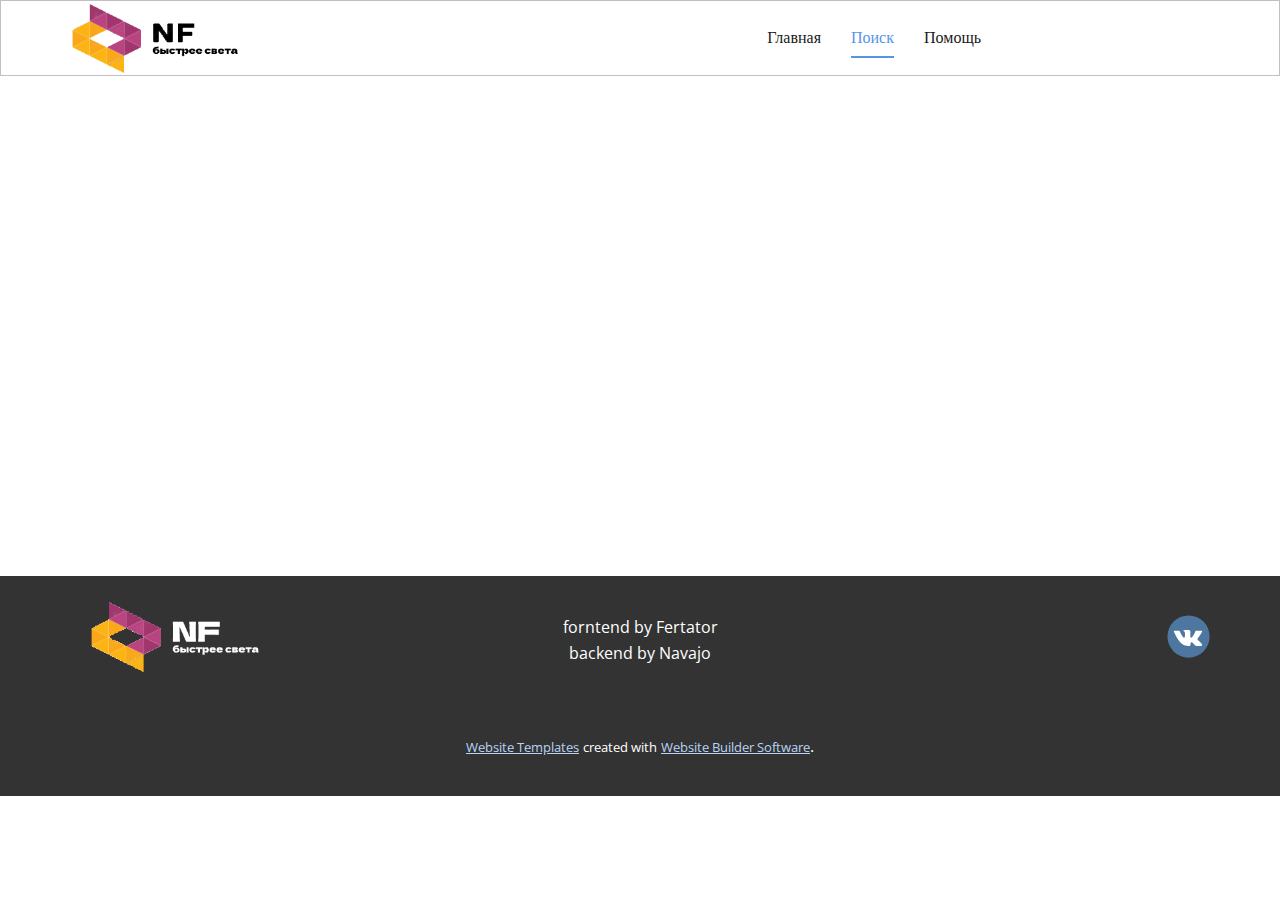
<file: SiteV0.1.0/Поиск.html>
<!DOCTYPE html>
<html style="font-size: 16px;">
  <head>
    <meta name="viewport" content="width=device-width, initial-scale=1.0">
    <meta charset="utf-8">
    <meta name="keywords" content="">
    <meta name="description" content="">
    <meta name="page_type" content="np-template-header-footer-from-plugin">
    <title>Поиск</title>
    <link rel="stylesheet" href="nicepage.css" media="screen">
<link rel="stylesheet" href="Поиск.css" media="screen">
    <script class="u-script" type="text/javascript" src="jquery.js" defer=""></script>
    <script class="u-script" type="text/javascript" src="nicepage.js" defer=""></script>
    <meta name="generator" content="Nicepage 3.29.1, nicepage.com">
    <link id="u-theme-google-font" rel="stylesheet" href="https://fonts.googleapis.com/css?family=Open+Sans:300,300i,400,400i,600,600i,700,700i,800,800i|Cambay:400,400i,700,700i">
    
    
    <script type="application/ld+json">{
		"@context": "http://schema.org",
		"@type": "Organization",
		"name": "",
		"logo": "images/Screenshot_772.png",
		"sameAs": [
				"https://vk.com/public208941440"
		]
}</script>
    <meta name="theme-color" content="#5595e8">
    <meta property="og:title" content="Поиск">
    <meta property="og:type" content="website">
  </head>
  <body class="u-body"><header class="u-align-center-xs u-border-1 u-border-grey-25 u-clearfix u-header u-header" id="sec-d9ff"><div class="u-clearfix u-sheet u-sheet-1">
        <a href="https://nicepage.com" class="u-image u-logo u-image-1" data-image-width="268" data-image-height="114">
          <img src="images/Screenshot_772.png" class="u-logo-image u-logo-image-1">
        </a>
        <nav class="u-align-left u-menu u-menu-dropdown u-nav-spacing-25 u-offcanvas u-menu-1">
          <div class="menu-collapse">
            <a class="u-button-style u-nav-link" href="#" style="padding: 4px 0px; font-size: calc(1em + 8px);">
              <svg class="u-svg-link" preserveAspectRatio="xMidYMin slice" viewBox="0 0 302 302" style=""><use xmlns:xlink="http://www.w3.org/1999/xlink" xlink:href="#svg-7b92"></use></svg>
              <svg xmlns="http://www.w3.org/2000/svg" xmlns:xlink="http://www.w3.org/1999/xlink" version="1.1" id="svg-7b92" x="0px" y="0px" viewBox="0 0 302 302" style="enable-background:new 0 0 302 302;" xml:space="preserve" class="u-svg-content"><g><rect y="36" width="302" height="30"></rect><rect y="236" width="302" height="30"></rect><rect y="136" width="302" height="30"></rect>
</g><g></g><g></g><g></g><g></g><g></g><g></g><g></g><g></g><g></g><g></g><g></g><g></g><g></g><g></g><g></g></svg>
            </a>
          </div>
          <div class="u-custom-menu u-nav-container">
            <ul class="u-nav u-spacing-30 u-unstyled u-nav-1"><li class="u-nav-item"><a class="u-border-2 u-border-active-palette-1-base u-border-hover-palette-1-base u-border-no-left u-border-no-right u-border-no-top u-button-style u-nav-link u-text-active-palette-1-base u-text-grey-90 u-text-hover-grey-90" href="Главная.html" style="padding: 10px 0px;">Главная</a>
</li><li class="u-nav-item"><a class="u-border-2 u-border-active-palette-1-base u-border-hover-palette-1-base u-border-no-left u-border-no-right u-border-no-top u-button-style u-nav-link u-text-active-palette-1-base u-text-grey-90 u-text-hover-grey-90" href="Поиск.html" style="padding: 10px 0px;">Поиск</a>
</li><li class="u-nav-item"><a class="u-border-2 u-border-active-palette-1-base u-border-hover-palette-1-base u-border-no-left u-border-no-right u-border-no-top u-button-style u-nav-link u-text-active-palette-1-base u-text-grey-90 u-text-hover-grey-90" href="О-нас.html" style="padding: 10px 0px;">Помощь</a>
</li></ul>
          </div>
          <div class="u-custom-menu u-nav-container-collapse">
            <div class="u-align-center u-black u-container-style u-inner-container-layout u-opacity u-opacity-95 u-sidenav">
              <div class="u-inner-container-layout u-sidenav-overflow">
                <div class="u-menu-close"></div>
                <ul class="u-align-center u-nav u-popupmenu-items u-unstyled u-nav-2"><li class="u-nav-item"><a class="u-button-style u-nav-link" href="Главная.html" style="padding: 10px 0px;">Главная</a>
</li><li class="u-nav-item"><a class="u-button-style u-nav-link" href="Поиск.html" style="padding: 10px 0px;">Поиск</a>
</li><li class="u-nav-item"><a class="u-button-style u-nav-link" href="О-нас.html" style="padding: 10px 0px;">Помощь</a>
</li></ul>
              </div>
            </div>
            <div class="u-black u-menu-overlay u-opacity u-opacity-70"></div>
          </div>
        </nav>
      </div></header>
    <section class="u-clearfix u-section-1" id="sec-783f">
      <div class="u-align-left u-clearfix u-sheet u-sheet-1"></div>
    </section>
    
    
    <footer class="u-align-center-md u-align-center-sm u-align-center-xs u-clearfix u-footer u-grey-80" id="sec-0fc3"><div class="u-clearfix u-sheet u-sheet-1">
        <a href="https://nicepage.com" class="u-image u-logo u-image-1" data-image-width="268" data-image-height="114">
          <img src="images/Screenshot_773.png" class="u-logo-image u-logo-image-1">
        </a>
        <div class="u-align-left u-social-icons u-spacing-10 u-social-icons-1">
          <a class="u-social-url" target="_blank" title="VK" href="https://vk.com/public208941440"><span class="u-icon u-social-icon u-social-vk u-icon-1"><svg class="u-svg-link" preserveAspectRatio="xMidYMin slice" viewBox="0 0 112 112" style=""><use xmlns:xlink="http://www.w3.org/1999/xlink" xlink:href="#svg-eefc"></use></svg><svg class="u-svg-content" viewBox="0 0 112 112" x="0" y="0" id="svg-eefc"><circle fill="currentColor" class="st0" cx="56.1" cy="56.1" r="55"></circle><path fill="#FFFFFF" d="M88.2,80.7l-9.8,0.1c0,0-2.1,0.4-4.9-1.5c-3.7-2.5-7.2-9.1-9.9-8.2C60.9,72,61,77.9,61,77.9s0,1.3-0.6,1.9
            c-0.7,0.7-2,0.9-2,0.9H54c0,0-9.7,0.6-18.3-8.3c-9.3-9.7-17.6-29-17.6-29s-0.5-1.3,0-1.9c0.6-0.7,2.2-0.7,2.2-0.7l10.5-0.1
            c0,0,1,0.2,1.7,0.7c0.6,0.4,0.9,1.2,0.9,1.2s1.7,4.3,4,8.2c4.4,7.6,6.4,9.3,7.9,8.4c2.2-1.2,1.5-10.7,1.5-10.7s0-3.5-1.1-5
            c-0.9-1.2-2.5-1.5-3.3-1.6c-0.6-0.1,0.4-1.5,1.6-2.1c1.9-0.9,5.2-1,9.2-0.9c3.1,0,4,0.2,5.2,0.5c3.6,0.9,2.4,4.3,2.4,12.4
            c0,2.6-0.5,6.3,1.4,7.5c0.8,0.5,2.8,0.1,7.7-8.3c2.3-4,4.1-8.6,4.1-8.6s0.4-0.8,1-1.2s1.4-0.3,1.4-0.3l11.1-0.1c0,0,3.3-0.4,3.9,1.1
            c0.6,1.6-1.2,5.3-5.8,11.3c-7.4,9.9-8.3,9-2.1,14.7c5.9,5.5,7.1,8.1,7.3,8.5C93.4,80.4,88.2,80.7,88.2,80.7z"></path></svg></span>
          </a>
        </div>
        <p class="u-align-center-lg u-align-center-md u-align-center-xl u-text u-text-1">forntend by Fertator<br>backend by Navajo
        </p>
      </div></footer>
    <section class="u-backlink u-clearfix u-grey-80">
      <a class="u-link" href="https://nicepage.com/website-templates" target="_blank">
        <span>Website Templates</span>
      </a>
      <p class="u-text">
        <span>created with</span>
      </p>
      <a class="u-link" href="" target="_blank">
        <span>Website Builder Software</span>
      </a>. 
    </section>
  </body>
</html>
</file>
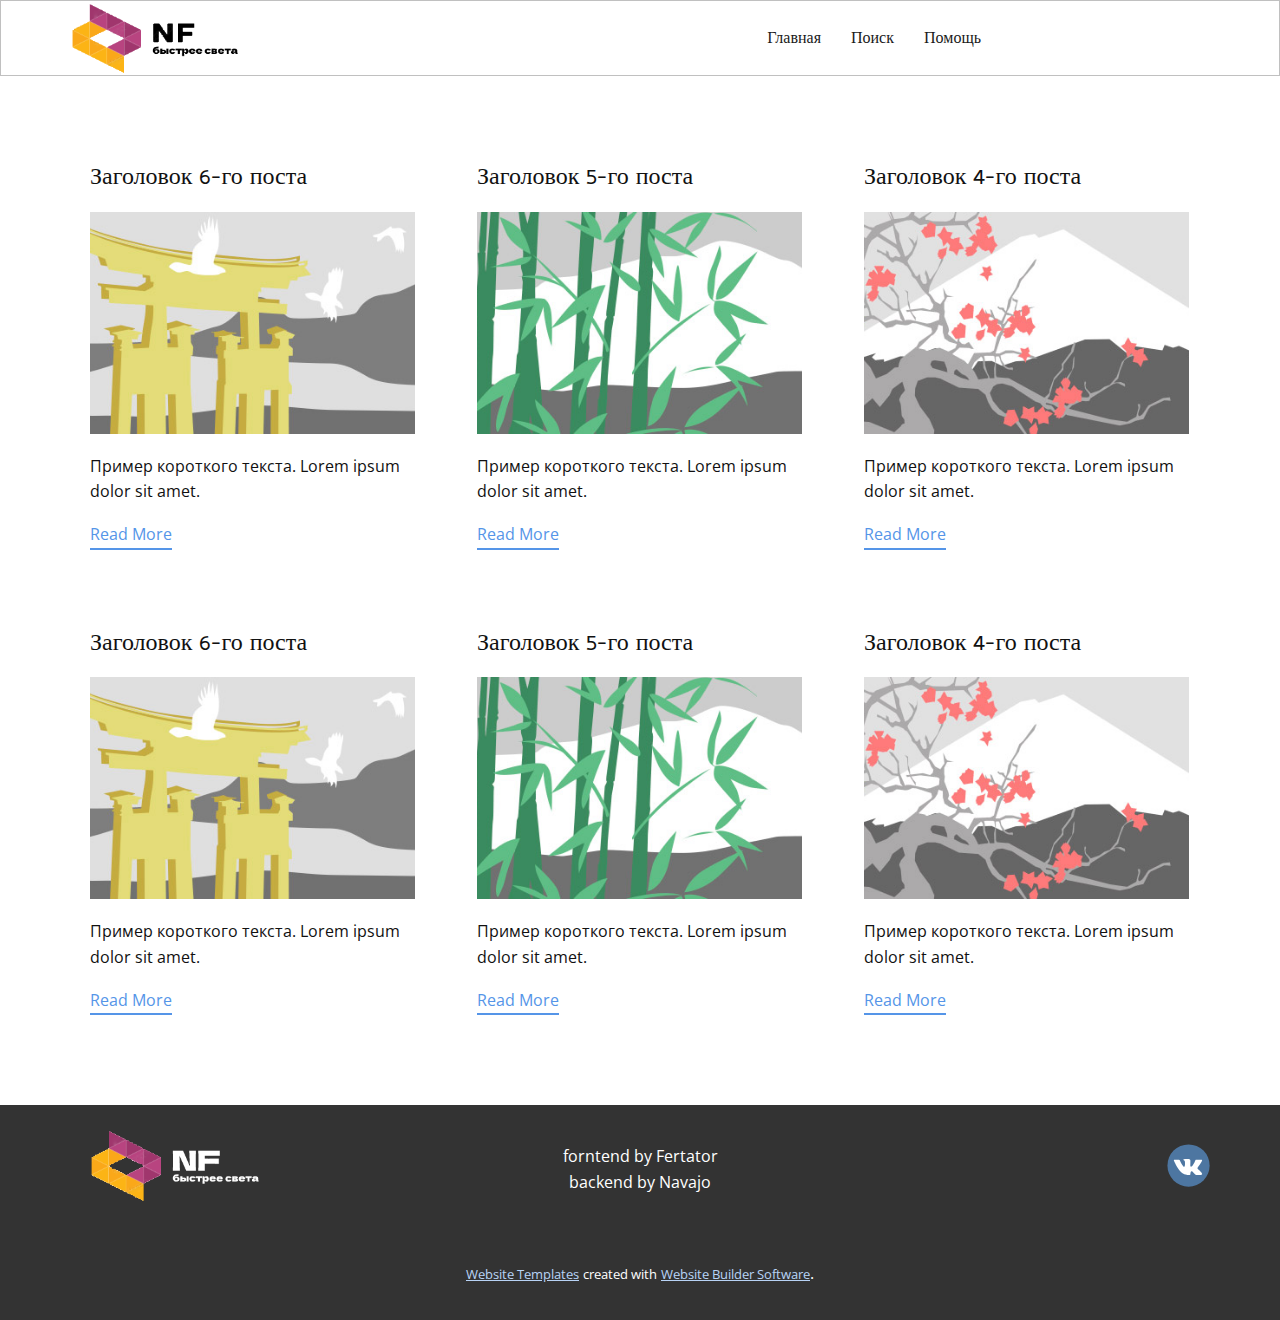
<file: SiteV0.1.0/blog/blog.html>
<html style="font-size: 16px;"><head>
    <meta name="viewport" content="width=device-width, initial-scale=1.0">
    <meta charset="utf-8">
    <meta name="keywords" content="">
    <meta name="description" content="">
    <meta name="page_type" content="np-template-header-footer-from-plugin">
    <title>Blog Template</title>
    <link rel="stylesheet" href="../nicepage.css" media="screen">
<link rel="stylesheet" href="../Blog-Template.css" media="screen">
    <script class="u-script" type="text/javascript" src="../jquery.js" defer=""></script>
    <script class="u-script" type="text/javascript" src="../nicepage.js" defer=""></script>
    <meta name="generator" content="Nicepage 3.29.1, nicepage.com">
    <link id="u-theme-google-font" rel="stylesheet" href="https://fonts.googleapis.com/css?family=Open+Sans:300,300i,400,400i,600,600i,700,700i,800,800i|Cambay:400,400i,700,700i">
    
    
    <script type="application/ld+json">{
		"@context": "http://schema.org",
		"@type": "Organization",
		"name": "",
		"logo": "images/Screenshot_772.png",
		"sameAs": [
				"https://vk.com/public208941440"
		]
}</script>
    <meta name="theme-color" content="#5595e8">
  </head>
  <body class="u-body"><header class="u-align-center-xs u-border-1 u-border-grey-25 u-clearfix u-header u-header" id="sec-d9ff"><div class="u-clearfix u-sheet u-sheet-1">
        <a href="https://nicepage.com" class="u-image u-logo u-image-1" data-image-width="268" data-image-height="114">
          <img src="../images/Screenshot_772.png" class="u-logo-image u-logo-image-1">
        </a>
        <nav class="u-align-left u-menu u-menu-dropdown u-nav-spacing-25 u-offcanvas u-menu-1">
          <div class="menu-collapse">
            <a class="u-button-style u-nav-link" href="#" style="padding: 4px 0px; font-size: calc(1em + 8px);">
              <svg class="u-svg-link" preserveAspectRatio="xMidYMin slice" viewBox="0 0 302 302" style=""><use xmlns:xlink="http://www.w3.org/1999/xlink" xlink:href="#svg-7b92"></use></svg>
              <svg xmlns="http://www.w3.org/2000/svg" xmlns:xlink="http://www.w3.org/1999/xlink" version="1.1" id="svg-7b92" x="0px" y="0px" viewBox="0 0 302 302" style="enable-background:new 0 0 302 302;" xml:space="preserve" class="u-svg-content"><g><rect y="36" width="302" height="30"></rect><rect y="236" width="302" height="30"></rect><rect y="136" width="302" height="30"></rect>
</g><g></g><g></g><g></g><g></g><g></g><g></g><g></g><g></g><g></g><g></g><g></g><g></g><g></g><g></g><g></g></svg>
            </a>
          </div>
          <div class="u-custom-menu u-nav-container">
            <ul class="u-nav u-spacing-30 u-unstyled u-nav-1"><li class="u-nav-item"><a class="u-border-2 u-border-active-palette-1-base u-border-hover-palette-1-base u-border-no-left u-border-no-right u-border-no-top u-button-style u-nav-link u-text-active-palette-1-base u-text-grey-90 u-text-hover-grey-90" href="../Главная.html" style="padding: 10px 0px;">Главная</a>
</li><li class="u-nav-item"><a class="u-border-2 u-border-active-palette-1-base u-border-hover-palette-1-base u-border-no-left u-border-no-right u-border-no-top u-button-style u-nav-link u-text-active-palette-1-base u-text-grey-90 u-text-hover-grey-90" href="../Поиск.html" style="padding: 10px 0px;">Поиск</a>
</li><li class="u-nav-item"><a class="u-border-2 u-border-active-palette-1-base u-border-hover-palette-1-base u-border-no-left u-border-no-right u-border-no-top u-button-style u-nav-link u-text-active-palette-1-base u-text-grey-90 u-text-hover-grey-90" href="../О-нас.html" style="padding: 10px 0px;">Помощь</a>
</li></ul>
          </div>
          <div class="u-custom-menu u-nav-container-collapse">
            <div class="u-align-center u-black u-container-style u-inner-container-layout u-opacity u-opacity-95 u-sidenav">
              <div class="u-inner-container-layout u-sidenav-overflow">
                <div class="u-menu-close"></div>
                <ul class="u-align-center u-nav u-popupmenu-items u-unstyled u-nav-2"><li class="u-nav-item"><a class="u-button-style u-nav-link" href="../Главная.html" style="padding: 10px 0px;">Главная</a>
</li><li class="u-nav-item"><a class="u-button-style u-nav-link" href="../Поиск.html" style="padding: 10px 0px;">Поиск</a>
</li><li class="u-nav-item"><a class="u-button-style u-nav-link" href="../О-нас.html" style="padding: 10px 0px;">Помощь</a>
</li></ul>
              </div>
            </div>
            <div class="u-black u-menu-overlay u-opacity u-opacity-70"></div>
          </div>
        </nav>
      </div></header>
    <section class="u-clearfix u-section-1" id="sec-f8cd">
      <div class="u-clearfix u-sheet u-valign-middle u-sheet-1"><!--blog--><!--blog_options_json--><!--{"type":"Recent","source":"","tags":"","count":""}--><!--/blog_options_json-->
        <div class="u-blog u-expanded-width u-repeater u-repeater-1"><!--blog_post-->
          <div class="u-blog-post u-container-style u-repeater-item u-white u-repeater-item-1">
            <div class="u-container-layout u-similar-container u-valign-top u-container-layout-1"><!--blog_post_header-->
              <h4 class="u-blog-control u-text u-text-1">
                <a class="u-post-header-link" href="../blog/пост-5.html"><!--blog_post_header_content-->Заголовок 6-го поста<!--/blog_post_header_content--></a>
              </h4><!--/blog_post_header--><!--blog_post_image-->
              <a class="u-post-header-link" href="../blog/пост-5.html"><img alt="" class="u-blog-control u-expanded-width u-image u-image-default u-image-1" src="[data-uri]"></a><!--/blog_post_image--><!--blog_post_content-->
              <div class="u-blog-control u-post-content u-text u-text-2 fr-view">Пример короткого текста. Lorem ipsum dolor sit amet.</div><!--/blog_post_content--><!--blog_post_readmore-->
              <a href="../blog/пост-5.html" class="u-blog-control u-border-2 u-border-palette-1-base u-btn u-btn-rectangle u-button-style u-none u-btn-1"><!--blog_post_readmore_content--><!--options_json--><!--{"content":"Read More"}--><!--/options_json-->Read More<!--/blog_post_readmore_content--></a><!--/blog_post_readmore-->
            </div>
          </div><div class="u-blog-post u-container-style u-repeater-item u-video-cover u-white">
            <div class="u-container-layout u-similar-container u-valign-top u-container-layout-2"><!--blog_post_header-->
              <h4 class="u-blog-control u-text u-text-3">
                <a class="u-post-header-link" href="../blog/пост-4.html"><!--blog_post_header_content-->Заголовок 5-го поста<!--/blog_post_header_content--></a>
              </h4><!--/blog_post_header--><!--blog_post_image-->
              <a class="u-post-header-link" href="../blog/пост-4.html"><img alt="" class="u-blog-control u-expanded-width u-image u-image-default u-image-2" src="[data-uri]"></a><!--/blog_post_image--><!--blog_post_content-->
              <div class="u-blog-control u-post-content u-text u-text-4 fr-view">Пример короткого текста. Lorem ipsum dolor sit amet.</div><!--/blog_post_content--><!--blog_post_readmore-->
              <a href="../blog/пост-4.html" class="u-blog-control u-border-2 u-border-palette-1-base u-btn u-btn-rectangle u-button-style u-none u-btn-2"><!--blog_post_readmore_content--><!--options_json--><!--{"content":"Read More"}--><!--/options_json-->Read More<!--/blog_post_readmore_content--></a><!--/blog_post_readmore-->
            </div>
          </div><div class="u-blog-post u-container-style u-repeater-item u-video-cover u-white">
            <div class="u-container-layout u-similar-container u-valign-top u-container-layout-3"><!--blog_post_header-->
              <h4 class="u-blog-control u-text u-text-5">
                <a class="u-post-header-link" href="../blog/пост-3.html"><!--blog_post_header_content-->Заголовок 4-го поста<!--/blog_post_header_content--></a>
              </h4><!--/blog_post_header--><!--blog_post_image-->
              <a class="u-post-header-link" href="../blog/пост-3.html"><img alt="" class="u-blog-control u-expanded-width u-image u-image-default u-image-3" src="[data-uri]"></a><!--/blog_post_image--><!--blog_post_content-->
              <div class="u-blog-control u-post-content u-text u-text-6 fr-view">Пример короткого текста. Lorem ipsum dolor sit amet.</div><!--/blog_post_content--><!--blog_post_readmore-->
              <a href="../blog/пост-3.html" class="u-blog-control u-border-2 u-border-palette-1-base u-btn u-btn-rectangle u-button-style u-none u-btn-3"><!--blog_post_readmore_content--><!--options_json--><!--{"content":"Read More"}--><!--/options_json-->Read More<!--/blog_post_readmore_content--></a><!--/blog_post_readmore-->
            </div>
          </div><div class="u-blog-post u-container-style u-repeater-item u-white u-repeater-item-1">
            <div class="u-container-layout u-similar-container u-valign-top u-container-layout-1"><!--blog_post_header-->
              <h4 class="u-blog-control u-text u-text-1">
                <a class="u-post-header-link" href="../blog/пост-2.html"><!--blog_post_header_content-->Заголовок 6-го поста<!--/blog_post_header_content--></a>
              </h4><!--/blog_post_header--><!--blog_post_image-->
              <a class="u-post-header-link" href="../blog/пост-2.html"><img alt="" class="u-blog-control u-expanded-width u-image u-image-default u-image-1" src="[data-uri]"></a><!--/blog_post_image--><!--blog_post_content-->
              <div class="u-blog-control u-post-content u-text u-text-2 fr-view">Пример короткого текста. Lorem ipsum dolor sit amet.</div><!--/blog_post_content--><!--blog_post_readmore-->
              <a href="../blog/пост-2.html" class="u-blog-control u-border-2 u-border-palette-1-base u-btn u-btn-rectangle u-button-style u-none u-btn-1"><!--blog_post_readmore_content--><!--options_json--><!--{"content":"Read More"}--><!--/options_json-->Read More<!--/blog_post_readmore_content--></a><!--/blog_post_readmore-->
            </div>
          </div><div class="u-blog-post u-container-style u-repeater-item u-video-cover u-white">
            <div class="u-container-layout u-similar-container u-valign-top u-container-layout-2"><!--blog_post_header-->
              <h4 class="u-blog-control u-text u-text-3">
                <a class="u-post-header-link" href="../blog/пост-1.html"><!--blog_post_header_content-->Заголовок 5-го поста<!--/blog_post_header_content--></a>
              </h4><!--/blog_post_header--><!--blog_post_image-->
              <a class="u-post-header-link" href="../blog/пост-1.html"><img alt="" class="u-blog-control u-expanded-width u-image u-image-default u-image-2" src="[data-uri]"></a><!--/blog_post_image--><!--blog_post_content-->
              <div class="u-blog-control u-post-content u-text u-text-4 fr-view">Пример короткого текста. Lorem ipsum dolor sit amet.</div><!--/blog_post_content--><!--blog_post_readmore-->
              <a href="../blog/пост-1.html" class="u-blog-control u-border-2 u-border-palette-1-base u-btn u-btn-rectangle u-button-style u-none u-btn-2"><!--blog_post_readmore_content--><!--options_json--><!--{"content":"Read More"}--><!--/options_json-->Read More<!--/blog_post_readmore_content--></a><!--/blog_post_readmore-->
            </div>
          </div><div class="u-blog-post u-container-style u-repeater-item u-video-cover u-white">
            <div class="u-container-layout u-similar-container u-valign-top u-container-layout-3"><!--blog_post_header-->
              <h4 class="u-blog-control u-text u-text-5">
                <a class="u-post-header-link" href="../blog/пост.html"><!--blog_post_header_content-->Заголовок 4-го поста<!--/blog_post_header_content--></a>
              </h4><!--/blog_post_header--><!--blog_post_image-->
              <a class="u-post-header-link" href="../blog/пост.html"><img alt="" class="u-blog-control u-expanded-width u-image u-image-default u-image-3" src="[data-uri]"></a><!--/blog_post_image--><!--blog_post_content-->
              <div class="u-blog-control u-post-content u-text u-text-6 fr-view">Пример короткого текста. Lorem ipsum dolor sit amet.</div><!--/blog_post_content--><!--blog_post_readmore-->
              <a href="../blog/пост.html" class="u-blog-control u-border-2 u-border-palette-1-base u-btn u-btn-rectangle u-button-style u-none u-btn-3"><!--blog_post_readmore_content--><!--options_json--><!--{"content":"Read More"}--><!--/options_json-->Read More<!--/blog_post_readmore_content--></a><!--/blog_post_readmore-->
            </div>
          </div><!--/blog_post--><!--blog_post-->
          <!--/blog_post--><!--blog_post-->
          <!--/blog_post-->
        </div><!--/blog-->
      </div>
    </section>
    
    
    <footer class="u-align-center-md u-align-center-sm u-align-center-xs u-clearfix u-footer u-grey-80" id="sec-0fc3"><div class="u-clearfix u-sheet u-sheet-1">
        <a href="https://nicepage.com" class="u-image u-logo u-image-1" data-image-width="268" data-image-height="114">
          <img src="../images/Screenshot_773.png" class="u-logo-image u-logo-image-1">
        </a>
        <div class="u-align-left u-social-icons u-spacing-10 u-social-icons-1">
          <a class="u-social-url" target="_blank" title="VK" href="https://vk.com/public208941440"><span class="u-icon u-social-icon u-social-vk u-icon-1"><svg class="u-svg-link" preserveAspectRatio="xMidYMin slice" viewBox="0 0 112 112" style=""><use xmlns:xlink="http://www.w3.org/1999/xlink" xlink:href="#svg-eefc"></use></svg><svg class="u-svg-content" viewBox="0 0 112 112" x="0" y="0" id="svg-eefc"><circle fill="currentColor" class="st0" cx="56.1" cy="56.1" r="55"></circle><path fill="#FFFFFF" d="M88.2,80.7l-9.8,0.1c0,0-2.1,0.4-4.9-1.5c-3.7-2.5-7.2-9.1-9.9-8.2C60.9,72,61,77.9,61,77.9s0,1.3-0.6,1.9
            c-0.7,0.7-2,0.9-2,0.9H54c0,0-9.7,0.6-18.3-8.3c-9.3-9.7-17.6-29-17.6-29s-0.5-1.3,0-1.9c0.6-0.7,2.2-0.7,2.2-0.7l10.5-0.1
            c0,0,1,0.2,1.7,0.7c0.6,0.4,0.9,1.2,0.9,1.2s1.7,4.3,4,8.2c4.4,7.6,6.4,9.3,7.9,8.4c2.2-1.2,1.5-10.7,1.5-10.7s0-3.5-1.1-5
            c-0.9-1.2-2.5-1.5-3.3-1.6c-0.6-0.1,0.4-1.5,1.6-2.1c1.9-0.9,5.2-1,9.2-0.9c3.1,0,4,0.2,5.2,0.5c3.6,0.9,2.4,4.3,2.4,12.4
            c0,2.6-0.5,6.3,1.4,7.5c0.8,0.5,2.8,0.1,7.7-8.3c2.3-4,4.1-8.6,4.1-8.6s0.4-0.8,1-1.2s1.4-0.3,1.4-0.3l11.1-0.1c0,0,3.3-0.4,3.9,1.1
            c0.6,1.6-1.2,5.3-5.8,11.3c-7.4,9.9-8.3,9-2.1,14.7c5.9,5.5,7.1,8.1,7.3,8.5C93.4,80.4,88.2,80.7,88.2,80.7z"></path></svg></span>
          </a>
        </div>
        <p class="u-align-center-lg u-align-center-md u-align-center-xl u-text u-text-1">forntend by Fertator<br>backend by Navajo
        </p>
      </div></footer>
    <section class="u-backlink u-clearfix u-grey-80">
      <a class="u-link" href="https://nicepage.com/website-templates" target="_blank">
        <span>Website Templates</span>
      </a>
      <p class="u-text">
        <span>created with</span>
      </p>
      <a class="u-link" href="" target="_blank">
        <span>Website Builder Software</span>
      </a>. 
    </section>
  
</body></html>
</file>
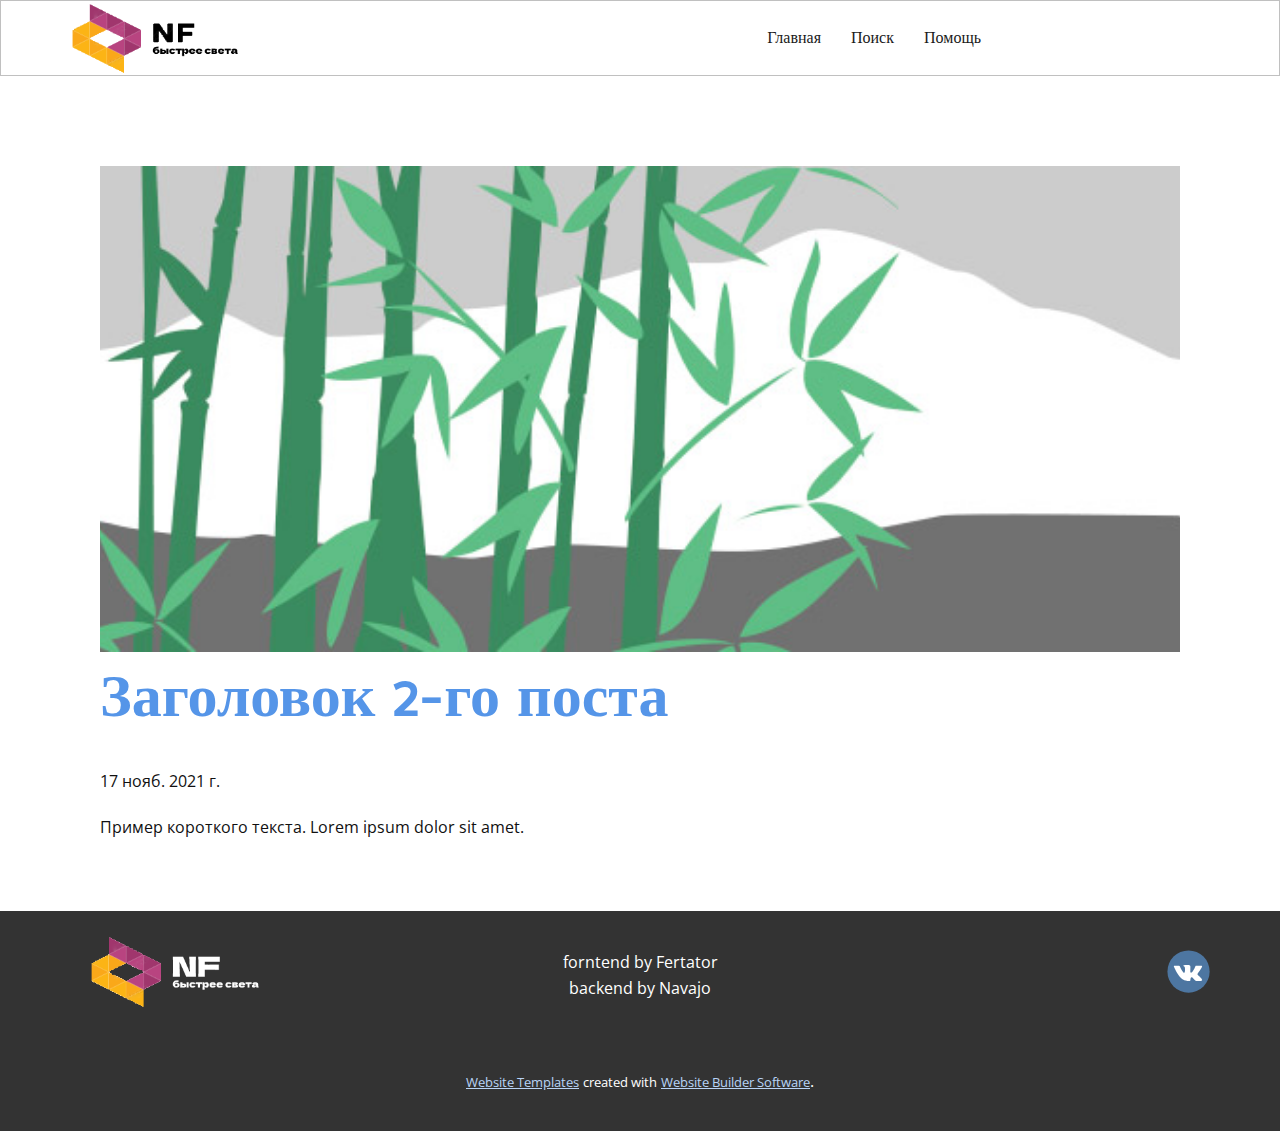
<file: SiteV0.1.0/blog/пост-1.html>
<!doctype html>
<html style="font-size: 16px;"><head>
    <meta name="viewport" content="width=device-width, initial-scale=1.0">
    <meta charset="utf-8">
    <meta name="keywords" content="Заголовок 1-го поста">
    <meta name="description" content="">
    <meta name="page_type" content="np-template-header-footer-from-plugin">
    <title>Заголовок 2-го поста</title>
    <link rel="stylesheet" href="../nicepage.css" media="screen">
<link rel="stylesheet" href="../Post-Template.css" media="screen">
    <script class="u-script" type="text/javascript" src="../jquery.js" defer=""></script>
    <script class="u-script" type="text/javascript" src="../nicepage.js" defer=""></script>
    <meta name="generator" content="Nicepage 3.29.1, nicepage.com">
    <link id="u-theme-google-font" rel="stylesheet" href="https://fonts.googleapis.com/css?family=Open+Sans:300,300i,400,400i,600,600i,700,700i,800,800i|Cambay:400,400i,700,700i">
    <link id="u-page-google-font" rel="stylesheet" href="https://fonts.googleapis.com/css?family=Cambay:400,400i,700,700i">
    
    
    <script type="application/ld+json">{
		"@context": "http://schema.org",
		"@type": "Organization",
		"name": "",
		"logo": "images/Screenshot_772.png",
		"sameAs": [
				"https://vk.com/public208941440"
		]
}</script>
    <meta name="theme-color" content="#5595e8">
  </head>
  <body class="u-body"><header class="u-align-center-xs u-border-1 u-border-grey-25 u-clearfix u-header u-header" id="sec-d9ff"><div class="u-clearfix u-sheet u-sheet-1">
        <a href="https://nicepage.com" class="u-image u-logo u-image-1" data-image-width="268" data-image-height="114">
          <img src="../images/Screenshot_772.png" class="u-logo-image u-logo-image-1">
        </a>
        <nav class="u-align-left u-menu u-menu-dropdown u-nav-spacing-25 u-offcanvas u-menu-1">
          <div class="menu-collapse">
            <a class="u-button-style u-nav-link" href="#" style="padding: 4px 0px; font-size: calc(1em + 8px);">
              <svg class="u-svg-link" preserveAspectRatio="xMidYMin slice" viewBox="0 0 302 302" style=""><use xmlns:xlink="http://www.w3.org/1999/xlink" xlink:href="#svg-7b92"></use></svg>
              <svg xmlns="http://www.w3.org/2000/svg" xmlns:xlink="http://www.w3.org/1999/xlink" version="1.1" id="svg-7b92" x="0px" y="0px" viewBox="0 0 302 302" style="enable-background:new 0 0 302 302;" xml:space="preserve" class="u-svg-content"><g><rect y="36" width="302" height="30"></rect><rect y="236" width="302" height="30"></rect><rect y="136" width="302" height="30"></rect>
</g><g></g><g></g><g></g><g></g><g></g><g></g><g></g><g></g><g></g><g></g><g></g><g></g><g></g><g></g><g></g></svg>
            </a>
          </div>
          <div class="u-custom-menu u-nav-container">
            <ul class="u-nav u-spacing-30 u-unstyled u-nav-1"><li class="u-nav-item"><a class="u-border-2 u-border-active-palette-1-base u-border-hover-palette-1-base u-border-no-left u-border-no-right u-border-no-top u-button-style u-nav-link u-text-active-palette-1-base u-text-grey-90 u-text-hover-grey-90" href="../Главная.html" style="padding: 10px 0px;">Главная</a>
</li><li class="u-nav-item"><a class="u-border-2 u-border-active-palette-1-base u-border-hover-palette-1-base u-border-no-left u-border-no-right u-border-no-top u-button-style u-nav-link u-text-active-palette-1-base u-text-grey-90 u-text-hover-grey-90" href="../Поиск.html" style="padding: 10px 0px;">Поиск</a>
</li><li class="u-nav-item"><a class="u-border-2 u-border-active-palette-1-base u-border-hover-palette-1-base u-border-no-left u-border-no-right u-border-no-top u-button-style u-nav-link u-text-active-palette-1-base u-text-grey-90 u-text-hover-grey-90" href="../О-нас.html" style="padding: 10px 0px;">Помощь</a>
</li></ul>
          </div>
          <div class="u-custom-menu u-nav-container-collapse">
            <div class="u-align-center u-black u-container-style u-inner-container-layout u-opacity u-opacity-95 u-sidenav">
              <div class="u-inner-container-layout u-sidenav-overflow">
                <div class="u-menu-close"></div>
                <ul class="u-align-center u-nav u-popupmenu-items u-unstyled u-nav-2"><li class="u-nav-item"><a class="u-button-style u-nav-link" href="../Главная.html" style="padding: 10px 0px;">Главная</a>
</li><li class="u-nav-item"><a class="u-button-style u-nav-link" href="../Поиск.html" style="padding: 10px 0px;">Поиск</a>
</li><li class="u-nav-item"><a class="u-button-style u-nav-link" href="../О-нас.html" style="padding: 10px 0px;">Помощь</a>
</li></ul>
              </div>
            </div>
            <div class="u-black u-menu-overlay u-opacity u-opacity-70"></div>
          </div>
        </nav>
      </div></header>
    <section class="u-align-center u-clearfix u-section-1" id="sec-0c88">
      <div class="u-clearfix u-sheet u-valign-middle-md u-valign-middle-sm u-valign-middle-xs u-sheet-1"><!--post_details--><!--post_details_options_json--><!--{"source":""}--><!--/post_details_options_json--><!--blog_post-->
        <div class="u-container-style u-expanded-width u-post-details u-post-details-1">
          <div class="u-container-layout u-valign-middle u-container-layout-1"><!--blog_post_image-->
            <img alt="" class="u-blog-control u-expanded-width u-image u-image-default u-image-1" src="[data-uri]"><!--/blog_post_image--><!--blog_post_header-->
            <h2 class="u-blog-control u-text u-text-1">Заголовок 2-го поста</h2><!--/blog_post_header--><!--blog_post_metadata-->
            <div class="u-blog-control u-metadata u-metadata-1"><!--blog_post_metadata_date-->
              <span class="u-meta-date u-meta-icon">17 нояб. 2021 г.</span><!--/blog_post_metadata_date--><!--blog_post_metadata_category-->
              <!--/blog_post_metadata_category--><!--blog_post_metadata_comments-->
              <!--/blog_post_metadata_comments-->
            </div><!--/blog_post_metadata--><!--blog_post_content-->
            <div class="u-align-justify u-blog-control u-post-content u-text u-text-2 fr-view">
  Пример короткого текста. Lorem ipsum dolor sit amet.
  </div><!--/blog_post_content-->
          </div>
        </div><!--/blog_post--><!--/post_details-->
      </div>
    </section>
    
    
    <footer class="u-align-center-md u-align-center-sm u-align-center-xs u-clearfix u-footer u-grey-80" id="sec-0fc3"><div class="u-clearfix u-sheet u-sheet-1">
        <a href="https://nicepage.com" class="u-image u-logo u-image-1" data-image-width="268" data-image-height="114">
          <img src="../images/Screenshot_773.png" class="u-logo-image u-logo-image-1">
        </a>
        <div class="u-align-left u-social-icons u-spacing-10 u-social-icons-1">
          <a class="u-social-url" target="_blank" title="VK" href="https://vk.com/public208941440"><span class="u-icon u-social-icon u-social-vk u-icon-1"><svg class="u-svg-link" preserveAspectRatio="xMidYMin slice" viewBox="0 0 112 112" style=""><use xmlns:xlink="http://www.w3.org/1999/xlink" xlink:href="#svg-eefc"></use></svg><svg class="u-svg-content" viewBox="0 0 112 112" x="0" y="0" id="svg-eefc"><circle fill="currentColor" class="st0" cx="56.1" cy="56.1" r="55"></circle><path fill="#FFFFFF" d="M88.2,80.7l-9.8,0.1c0,0-2.1,0.4-4.9-1.5c-3.7-2.5-7.2-9.1-9.9-8.2C60.9,72,61,77.9,61,77.9s0,1.3-0.6,1.9
            c-0.7,0.7-2,0.9-2,0.9H54c0,0-9.7,0.6-18.3-8.3c-9.3-9.7-17.6-29-17.6-29s-0.5-1.3,0-1.9c0.6-0.7,2.2-0.7,2.2-0.7l10.5-0.1
            c0,0,1,0.2,1.7,0.7c0.6,0.4,0.9,1.2,0.9,1.2s1.7,4.3,4,8.2c4.4,7.6,6.4,9.3,7.9,8.4c2.2-1.2,1.5-10.7,1.5-10.7s0-3.5-1.1-5
            c-0.9-1.2-2.5-1.5-3.3-1.6c-0.6-0.1,0.4-1.5,1.6-2.1c1.9-0.9,5.2-1,9.2-0.9c3.1,0,4,0.2,5.2,0.5c3.6,0.9,2.4,4.3,2.4,12.4
            c0,2.6-0.5,6.3,1.4,7.5c0.8,0.5,2.8,0.1,7.7-8.3c2.3-4,4.1-8.6,4.1-8.6s0.4-0.8,1-1.2s1.4-0.3,1.4-0.3l11.1-0.1c0,0,3.3-0.4,3.9,1.1
            c0.6,1.6-1.2,5.3-5.8,11.3c-7.4,9.9-8.3,9-2.1,14.7c5.9,5.5,7.1,8.1,7.3,8.5C93.4,80.4,88.2,80.7,88.2,80.7z"></path></svg></span>
          </a>
        </div>
        <p class="u-align-center-lg u-align-center-md u-align-center-xl u-text u-text-1">forntend by Fertator<br>backend by Navajo
        </p>
      </div></footer>
    <section class="u-backlink u-clearfix u-grey-80">
      <a class="u-link" href="https://nicepage.com/website-templates" target="_blank">
        <span>Website Templates</span>
      </a>
      <p class="u-text">
        <span>created with</span>
      </p>
      <a class="u-link" href="" target="_blank">
        <span>Website Builder Software</span>
      </a>. 
    </section>
  
</body></html>
</file>
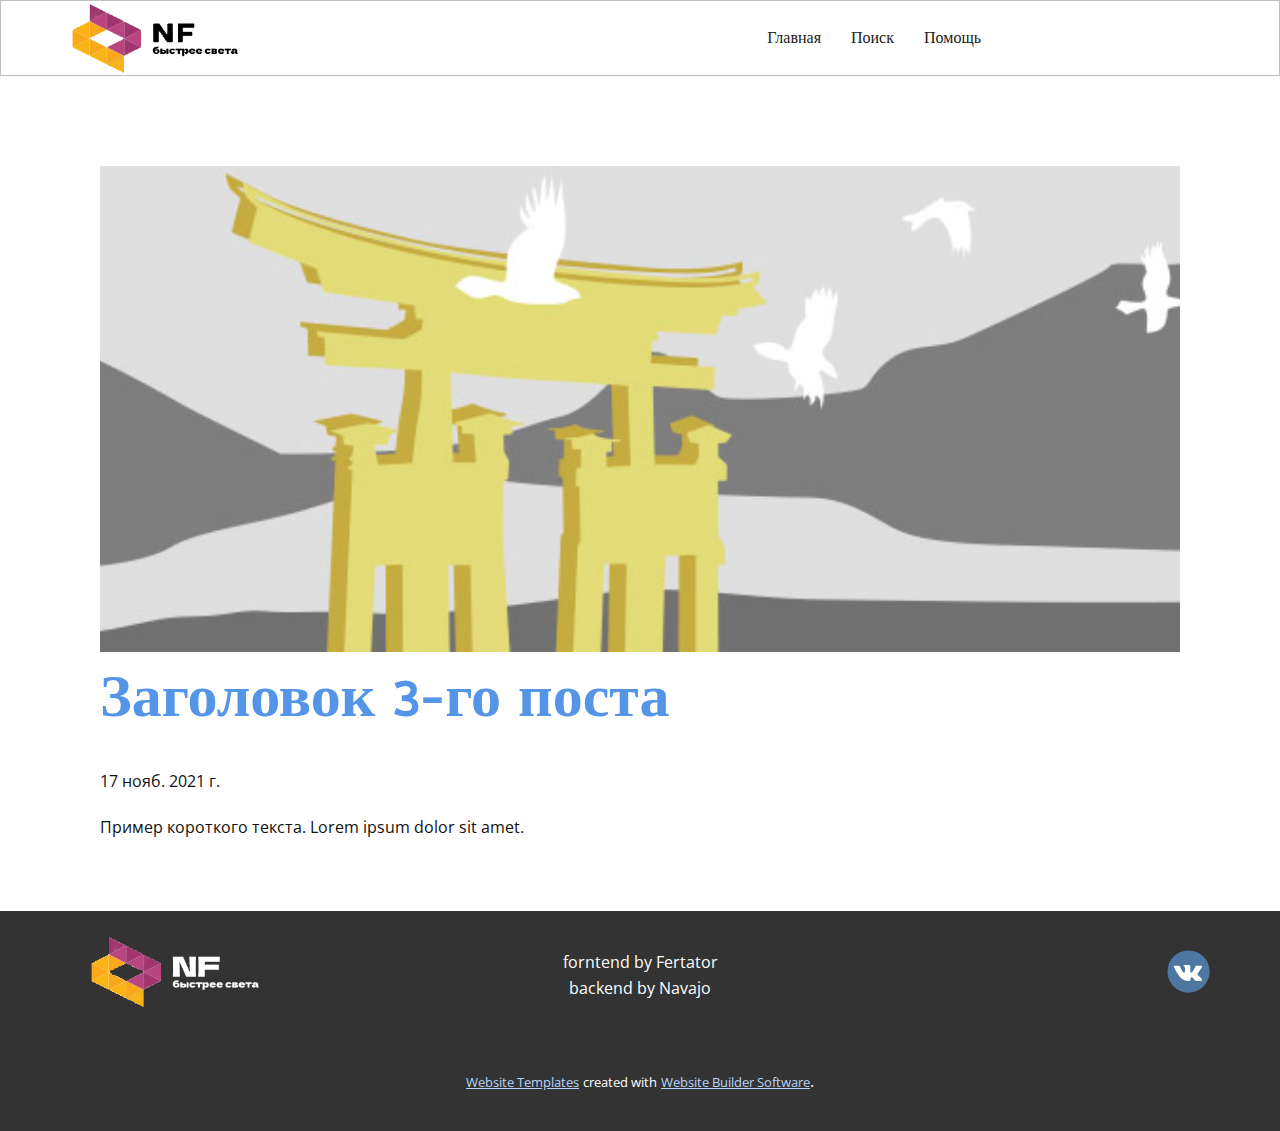
<file: SiteV0.1.0/blog/пост-2.html>
<!doctype html>
<html style="font-size: 16px;"><head>
    <meta name="viewport" content="width=device-width, initial-scale=1.0">
    <meta charset="utf-8">
    <meta name="keywords" content="Заголовок 1-го поста">
    <meta name="description" content="">
    <meta name="page_type" content="np-template-header-footer-from-plugin">
    <title>Заголовок 3-го поста</title>
    <link rel="stylesheet" href="../nicepage.css" media="screen">
<link rel="stylesheet" href="../Post-Template.css" media="screen">
    <script class="u-script" type="text/javascript" src="../jquery.js" defer=""></script>
    <script class="u-script" type="text/javascript" src="../nicepage.js" defer=""></script>
    <meta name="generator" content="Nicepage 3.29.1, nicepage.com">
    <link id="u-theme-google-font" rel="stylesheet" href="https://fonts.googleapis.com/css?family=Open+Sans:300,300i,400,400i,600,600i,700,700i,800,800i|Cambay:400,400i,700,700i">
    <link id="u-page-google-font" rel="stylesheet" href="https://fonts.googleapis.com/css?family=Cambay:400,400i,700,700i">
    
    
    <script type="application/ld+json">{
		"@context": "http://schema.org",
		"@type": "Organization",
		"name": "",
		"logo": "images/Screenshot_772.png",
		"sameAs": [
				"https://vk.com/public208941440"
		]
}</script>
    <meta name="theme-color" content="#5595e8">
  </head>
  <body class="u-body"><header class="u-align-center-xs u-border-1 u-border-grey-25 u-clearfix u-header u-header" id="sec-d9ff"><div class="u-clearfix u-sheet u-sheet-1">
        <a href="https://nicepage.com" class="u-image u-logo u-image-1" data-image-width="268" data-image-height="114">
          <img src="../images/Screenshot_772.png" class="u-logo-image u-logo-image-1">
        </a>
        <nav class="u-align-left u-menu u-menu-dropdown u-nav-spacing-25 u-offcanvas u-menu-1">
          <div class="menu-collapse">
            <a class="u-button-style u-nav-link" href="#" style="padding: 4px 0px; font-size: calc(1em + 8px);">
              <svg class="u-svg-link" preserveAspectRatio="xMidYMin slice" viewBox="0 0 302 302" style=""><use xmlns:xlink="http://www.w3.org/1999/xlink" xlink:href="#svg-7b92"></use></svg>
              <svg xmlns="http://www.w3.org/2000/svg" xmlns:xlink="http://www.w3.org/1999/xlink" version="1.1" id="svg-7b92" x="0px" y="0px" viewBox="0 0 302 302" style="enable-background:new 0 0 302 302;" xml:space="preserve" class="u-svg-content"><g><rect y="36" width="302" height="30"></rect><rect y="236" width="302" height="30"></rect><rect y="136" width="302" height="30"></rect>
</g><g></g><g></g><g></g><g></g><g></g><g></g><g></g><g></g><g></g><g></g><g></g><g></g><g></g><g></g><g></g></svg>
            </a>
          </div>
          <div class="u-custom-menu u-nav-container">
            <ul class="u-nav u-spacing-30 u-unstyled u-nav-1"><li class="u-nav-item"><a class="u-border-2 u-border-active-palette-1-base u-border-hover-palette-1-base u-border-no-left u-border-no-right u-border-no-top u-button-style u-nav-link u-text-active-palette-1-base u-text-grey-90 u-text-hover-grey-90" href="../Главная.html" style="padding: 10px 0px;">Главная</a>
</li><li class="u-nav-item"><a class="u-border-2 u-border-active-palette-1-base u-border-hover-palette-1-base u-border-no-left u-border-no-right u-border-no-top u-button-style u-nav-link u-text-active-palette-1-base u-text-grey-90 u-text-hover-grey-90" href="../Поиск.html" style="padding: 10px 0px;">Поиск</a>
</li><li class="u-nav-item"><a class="u-border-2 u-border-active-palette-1-base u-border-hover-palette-1-base u-border-no-left u-border-no-right u-border-no-top u-button-style u-nav-link u-text-active-palette-1-base u-text-grey-90 u-text-hover-grey-90" href="../О-нас.html" style="padding: 10px 0px;">Помощь</a>
</li></ul>
          </div>
          <div class="u-custom-menu u-nav-container-collapse">
            <div class="u-align-center u-black u-container-style u-inner-container-layout u-opacity u-opacity-95 u-sidenav">
              <div class="u-inner-container-layout u-sidenav-overflow">
                <div class="u-menu-close"></div>
                <ul class="u-align-center u-nav u-popupmenu-items u-unstyled u-nav-2"><li class="u-nav-item"><a class="u-button-style u-nav-link" href="../Главная.html" style="padding: 10px 0px;">Главная</a>
</li><li class="u-nav-item"><a class="u-button-style u-nav-link" href="../Поиск.html" style="padding: 10px 0px;">Поиск</a>
</li><li class="u-nav-item"><a class="u-button-style u-nav-link" href="../О-нас.html" style="padding: 10px 0px;">Помощь</a>
</li></ul>
              </div>
            </div>
            <div class="u-black u-menu-overlay u-opacity u-opacity-70"></div>
          </div>
        </nav>
      </div></header>
    <section class="u-align-center u-clearfix u-section-1" id="sec-0c88">
      <div class="u-clearfix u-sheet u-valign-middle-md u-valign-middle-sm u-valign-middle-xs u-sheet-1"><!--post_details--><!--post_details_options_json--><!--{"source":""}--><!--/post_details_options_json--><!--blog_post-->
        <div class="u-container-style u-expanded-width u-post-details u-post-details-1">
          <div class="u-container-layout u-valign-middle u-container-layout-1"><!--blog_post_image-->
            <img alt="" class="u-blog-control u-expanded-width u-image u-image-default u-image-1" src="[data-uri]"><!--/blog_post_image--><!--blog_post_header-->
            <h2 class="u-blog-control u-text u-text-1">Заголовок 3-го поста</h2><!--/blog_post_header--><!--blog_post_metadata-->
            <div class="u-blog-control u-metadata u-metadata-1"><!--blog_post_metadata_date-->
              <span class="u-meta-date u-meta-icon">17 нояб. 2021 г.</span><!--/blog_post_metadata_date--><!--blog_post_metadata_category-->
              <!--/blog_post_metadata_category--><!--blog_post_metadata_comments-->
              <!--/blog_post_metadata_comments-->
            </div><!--/blog_post_metadata--><!--blog_post_content-->
            <div class="u-align-justify u-blog-control u-post-content u-text u-text-2 fr-view">
  Пример короткого текста. Lorem ipsum dolor sit amet.
  </div><!--/blog_post_content-->
          </div>
        </div><!--/blog_post--><!--/post_details-->
      </div>
    </section>
    
    
    <footer class="u-align-center-md u-align-center-sm u-align-center-xs u-clearfix u-footer u-grey-80" id="sec-0fc3"><div class="u-clearfix u-sheet u-sheet-1">
        <a href="https://nicepage.com" class="u-image u-logo u-image-1" data-image-width="268" data-image-height="114">
          <img src="../images/Screenshot_773.png" class="u-logo-image u-logo-image-1">
        </a>
        <div class="u-align-left u-social-icons u-spacing-10 u-social-icons-1">
          <a class="u-social-url" target="_blank" title="VK" href="https://vk.com/public208941440"><span class="u-icon u-social-icon u-social-vk u-icon-1"><svg class="u-svg-link" preserveAspectRatio="xMidYMin slice" viewBox="0 0 112 112" style=""><use xmlns:xlink="http://www.w3.org/1999/xlink" xlink:href="#svg-eefc"></use></svg><svg class="u-svg-content" viewBox="0 0 112 112" x="0" y="0" id="svg-eefc"><circle fill="currentColor" class="st0" cx="56.1" cy="56.1" r="55"></circle><path fill="#FFFFFF" d="M88.2,80.7l-9.8,0.1c0,0-2.1,0.4-4.9-1.5c-3.7-2.5-7.2-9.1-9.9-8.2C60.9,72,61,77.9,61,77.9s0,1.3-0.6,1.9
            c-0.7,0.7-2,0.9-2,0.9H54c0,0-9.7,0.6-18.3-8.3c-9.3-9.7-17.6-29-17.6-29s-0.5-1.3,0-1.9c0.6-0.7,2.2-0.7,2.2-0.7l10.5-0.1
            c0,0,1,0.2,1.7,0.7c0.6,0.4,0.9,1.2,0.9,1.2s1.7,4.3,4,8.2c4.4,7.6,6.4,9.3,7.9,8.4c2.2-1.2,1.5-10.7,1.5-10.7s0-3.5-1.1-5
            c-0.9-1.2-2.5-1.5-3.3-1.6c-0.6-0.1,0.4-1.5,1.6-2.1c1.9-0.9,5.2-1,9.2-0.9c3.1,0,4,0.2,5.2,0.5c3.6,0.9,2.4,4.3,2.4,12.4
            c0,2.6-0.5,6.3,1.4,7.5c0.8,0.5,2.8,0.1,7.7-8.3c2.3-4,4.1-8.6,4.1-8.6s0.4-0.8,1-1.2s1.4-0.3,1.4-0.3l11.1-0.1c0,0,3.3-0.4,3.9,1.1
            c0.6,1.6-1.2,5.3-5.8,11.3c-7.4,9.9-8.3,9-2.1,14.7c5.9,5.5,7.1,8.1,7.3,8.5C93.4,80.4,88.2,80.7,88.2,80.7z"></path></svg></span>
          </a>
        </div>
        <p class="u-align-center-lg u-align-center-md u-align-center-xl u-text u-text-1">forntend by Fertator<br>backend by Navajo
        </p>
      </div></footer>
    <section class="u-backlink u-clearfix u-grey-80">
      <a class="u-link" href="https://nicepage.com/website-templates" target="_blank">
        <span>Website Templates</span>
      </a>
      <p class="u-text">
        <span>created with</span>
      </p>
      <a class="u-link" href="" target="_blank">
        <span>Website Builder Software</span>
      </a>. 
    </section>
  
</body></html>
</file>
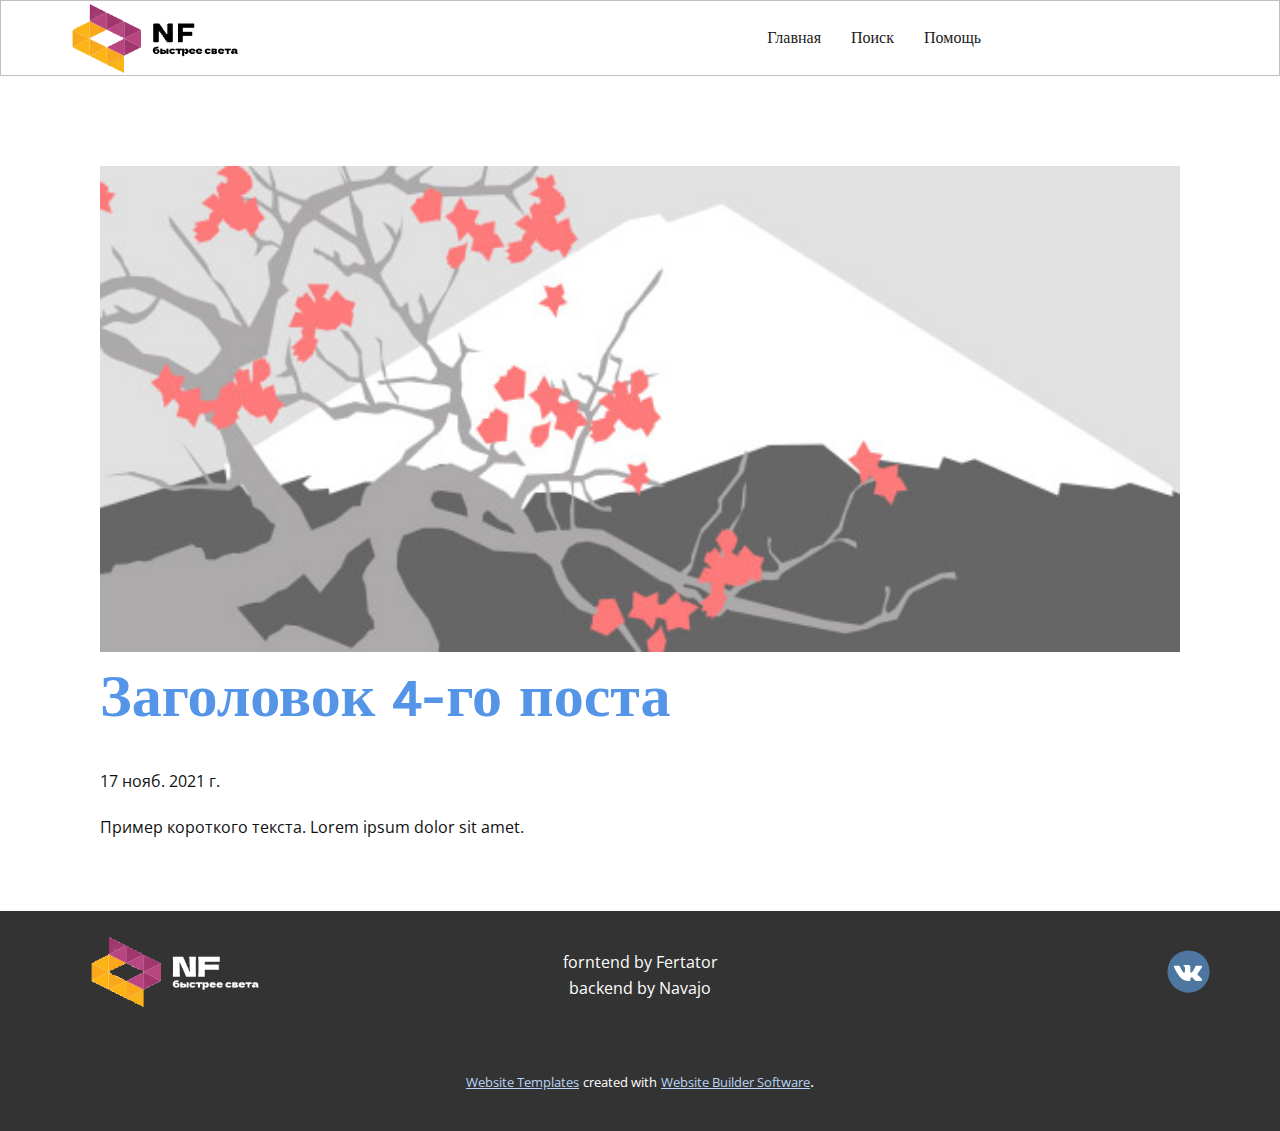
<file: SiteV0.1.0/blog/пост-3.html>
<!doctype html>
<html style="font-size: 16px;"><head>
    <meta name="viewport" content="width=device-width, initial-scale=1.0">
    <meta charset="utf-8">
    <meta name="keywords" content="Заголовок 1-го поста">
    <meta name="description" content="">
    <meta name="page_type" content="np-template-header-footer-from-plugin">
    <title>Заголовок 4-го поста</title>
    <link rel="stylesheet" href="../nicepage.css" media="screen">
<link rel="stylesheet" href="../Post-Template.css" media="screen">
    <script class="u-script" type="text/javascript" src="../jquery.js" defer=""></script>
    <script class="u-script" type="text/javascript" src="../nicepage.js" defer=""></script>
    <meta name="generator" content="Nicepage 3.29.1, nicepage.com">
    <link id="u-theme-google-font" rel="stylesheet" href="https://fonts.googleapis.com/css?family=Open+Sans:300,300i,400,400i,600,600i,700,700i,800,800i|Cambay:400,400i,700,700i">
    <link id="u-page-google-font" rel="stylesheet" href="https://fonts.googleapis.com/css?family=Cambay:400,400i,700,700i">
    
    
    <script type="application/ld+json">{
		"@context": "http://schema.org",
		"@type": "Organization",
		"name": "",
		"logo": "images/Screenshot_772.png",
		"sameAs": [
				"https://vk.com/public208941440"
		]
}</script>
    <meta name="theme-color" content="#5595e8">
  </head>
  <body class="u-body"><header class="u-align-center-xs u-border-1 u-border-grey-25 u-clearfix u-header u-header" id="sec-d9ff"><div class="u-clearfix u-sheet u-sheet-1">
        <a href="https://nicepage.com" class="u-image u-logo u-image-1" data-image-width="268" data-image-height="114">
          <img src="../images/Screenshot_772.png" class="u-logo-image u-logo-image-1">
        </a>
        <nav class="u-align-left u-menu u-menu-dropdown u-nav-spacing-25 u-offcanvas u-menu-1">
          <div class="menu-collapse">
            <a class="u-button-style u-nav-link" href="#" style="padding: 4px 0px; font-size: calc(1em + 8px);">
              <svg class="u-svg-link" preserveAspectRatio="xMidYMin slice" viewBox="0 0 302 302" style=""><use xmlns:xlink="http://www.w3.org/1999/xlink" xlink:href="#svg-7b92"></use></svg>
              <svg xmlns="http://www.w3.org/2000/svg" xmlns:xlink="http://www.w3.org/1999/xlink" version="1.1" id="svg-7b92" x="0px" y="0px" viewBox="0 0 302 302" style="enable-background:new 0 0 302 302;" xml:space="preserve" class="u-svg-content"><g><rect y="36" width="302" height="30"></rect><rect y="236" width="302" height="30"></rect><rect y="136" width="302" height="30"></rect>
</g><g></g><g></g><g></g><g></g><g></g><g></g><g></g><g></g><g></g><g></g><g></g><g></g><g></g><g></g><g></g></svg>
            </a>
          </div>
          <div class="u-custom-menu u-nav-container">
            <ul class="u-nav u-spacing-30 u-unstyled u-nav-1"><li class="u-nav-item"><a class="u-border-2 u-border-active-palette-1-base u-border-hover-palette-1-base u-border-no-left u-border-no-right u-border-no-top u-button-style u-nav-link u-text-active-palette-1-base u-text-grey-90 u-text-hover-grey-90" href="../Главная.html" style="padding: 10px 0px;">Главная</a>
</li><li class="u-nav-item"><a class="u-border-2 u-border-active-palette-1-base u-border-hover-palette-1-base u-border-no-left u-border-no-right u-border-no-top u-button-style u-nav-link u-text-active-palette-1-base u-text-grey-90 u-text-hover-grey-90" href="../Поиск.html" style="padding: 10px 0px;">Поиск</a>
</li><li class="u-nav-item"><a class="u-border-2 u-border-active-palette-1-base u-border-hover-palette-1-base u-border-no-left u-border-no-right u-border-no-top u-button-style u-nav-link u-text-active-palette-1-base u-text-grey-90 u-text-hover-grey-90" href="../О-нас.html" style="padding: 10px 0px;">Помощь</a>
</li></ul>
          </div>
          <div class="u-custom-menu u-nav-container-collapse">
            <div class="u-align-center u-black u-container-style u-inner-container-layout u-opacity u-opacity-95 u-sidenav">
              <div class="u-inner-container-layout u-sidenav-overflow">
                <div class="u-menu-close"></div>
                <ul class="u-align-center u-nav u-popupmenu-items u-unstyled u-nav-2"><li class="u-nav-item"><a class="u-button-style u-nav-link" href="../Главная.html" style="padding: 10px 0px;">Главная</a>
</li><li class="u-nav-item"><a class="u-button-style u-nav-link" href="../Поиск.html" style="padding: 10px 0px;">Поиск</a>
</li><li class="u-nav-item"><a class="u-button-style u-nav-link" href="../О-нас.html" style="padding: 10px 0px;">Помощь</a>
</li></ul>
              </div>
            </div>
            <div class="u-black u-menu-overlay u-opacity u-opacity-70"></div>
          </div>
        </nav>
      </div></header>
    <section class="u-align-center u-clearfix u-section-1" id="sec-0c88">
      <div class="u-clearfix u-sheet u-valign-middle-md u-valign-middle-sm u-valign-middle-xs u-sheet-1"><!--post_details--><!--post_details_options_json--><!--{"source":""}--><!--/post_details_options_json--><!--blog_post-->
        <div class="u-container-style u-expanded-width u-post-details u-post-details-1">
          <div class="u-container-layout u-valign-middle u-container-layout-1"><!--blog_post_image-->
            <img alt="" class="u-blog-control u-expanded-width u-image u-image-default u-image-1" src="[data-uri]"><!--/blog_post_image--><!--blog_post_header-->
            <h2 class="u-blog-control u-text u-text-1">Заголовок 4-го поста</h2><!--/blog_post_header--><!--blog_post_metadata-->
            <div class="u-blog-control u-metadata u-metadata-1"><!--blog_post_metadata_date-->
              <span class="u-meta-date u-meta-icon">17 нояб. 2021 г.</span><!--/blog_post_metadata_date--><!--blog_post_metadata_category-->
              <!--/blog_post_metadata_category--><!--blog_post_metadata_comments-->
              <!--/blog_post_metadata_comments-->
            </div><!--/blog_post_metadata--><!--blog_post_content-->
            <div class="u-align-justify u-blog-control u-post-content u-text u-text-2 fr-view">
  Пример короткого текста. Lorem ipsum dolor sit amet.
  </div><!--/blog_post_content-->
          </div>
        </div><!--/blog_post--><!--/post_details-->
      </div>
    </section>
    
    
    <footer class="u-align-center-md u-align-center-sm u-align-center-xs u-clearfix u-footer u-grey-80" id="sec-0fc3"><div class="u-clearfix u-sheet u-sheet-1">
        <a href="https://nicepage.com" class="u-image u-logo u-image-1" data-image-width="268" data-image-height="114">
          <img src="../images/Screenshot_773.png" class="u-logo-image u-logo-image-1">
        </a>
        <div class="u-align-left u-social-icons u-spacing-10 u-social-icons-1">
          <a class="u-social-url" target="_blank" title="VK" href="https://vk.com/public208941440"><span class="u-icon u-social-icon u-social-vk u-icon-1"><svg class="u-svg-link" preserveAspectRatio="xMidYMin slice" viewBox="0 0 112 112" style=""><use xmlns:xlink="http://www.w3.org/1999/xlink" xlink:href="#svg-eefc"></use></svg><svg class="u-svg-content" viewBox="0 0 112 112" x="0" y="0" id="svg-eefc"><circle fill="currentColor" class="st0" cx="56.1" cy="56.1" r="55"></circle><path fill="#FFFFFF" d="M88.2,80.7l-9.8,0.1c0,0-2.1,0.4-4.9-1.5c-3.7-2.5-7.2-9.1-9.9-8.2C60.9,72,61,77.9,61,77.9s0,1.3-0.6,1.9
            c-0.7,0.7-2,0.9-2,0.9H54c0,0-9.7,0.6-18.3-8.3c-9.3-9.7-17.6-29-17.6-29s-0.5-1.3,0-1.9c0.6-0.7,2.2-0.7,2.2-0.7l10.5-0.1
            c0,0,1,0.2,1.7,0.7c0.6,0.4,0.9,1.2,0.9,1.2s1.7,4.3,4,8.2c4.4,7.6,6.4,9.3,7.9,8.4c2.2-1.2,1.5-10.7,1.5-10.7s0-3.5-1.1-5
            c-0.9-1.2-2.5-1.5-3.3-1.6c-0.6-0.1,0.4-1.5,1.6-2.1c1.9-0.9,5.2-1,9.2-0.9c3.1,0,4,0.2,5.2,0.5c3.6,0.9,2.4,4.3,2.4,12.4
            c0,2.6-0.5,6.3,1.4,7.5c0.8,0.5,2.8,0.1,7.7-8.3c2.3-4,4.1-8.6,4.1-8.6s0.4-0.8,1-1.2s1.4-0.3,1.4-0.3l11.1-0.1c0,0,3.3-0.4,3.9,1.1
            c0.6,1.6-1.2,5.3-5.8,11.3c-7.4,9.9-8.3,9-2.1,14.7c5.9,5.5,7.1,8.1,7.3,8.5C93.4,80.4,88.2,80.7,88.2,80.7z"></path></svg></span>
          </a>
        </div>
        <p class="u-align-center-lg u-align-center-md u-align-center-xl u-text u-text-1">forntend by Fertator<br>backend by Navajo
        </p>
      </div></footer>
    <section class="u-backlink u-clearfix u-grey-80">
      <a class="u-link" href="https://nicepage.com/website-templates" target="_blank">
        <span>Website Templates</span>
      </a>
      <p class="u-text">
        <span>created with</span>
      </p>
      <a class="u-link" href="" target="_blank">
        <span>Website Builder Software</span>
      </a>. 
    </section>
  
</body></html>
</file>
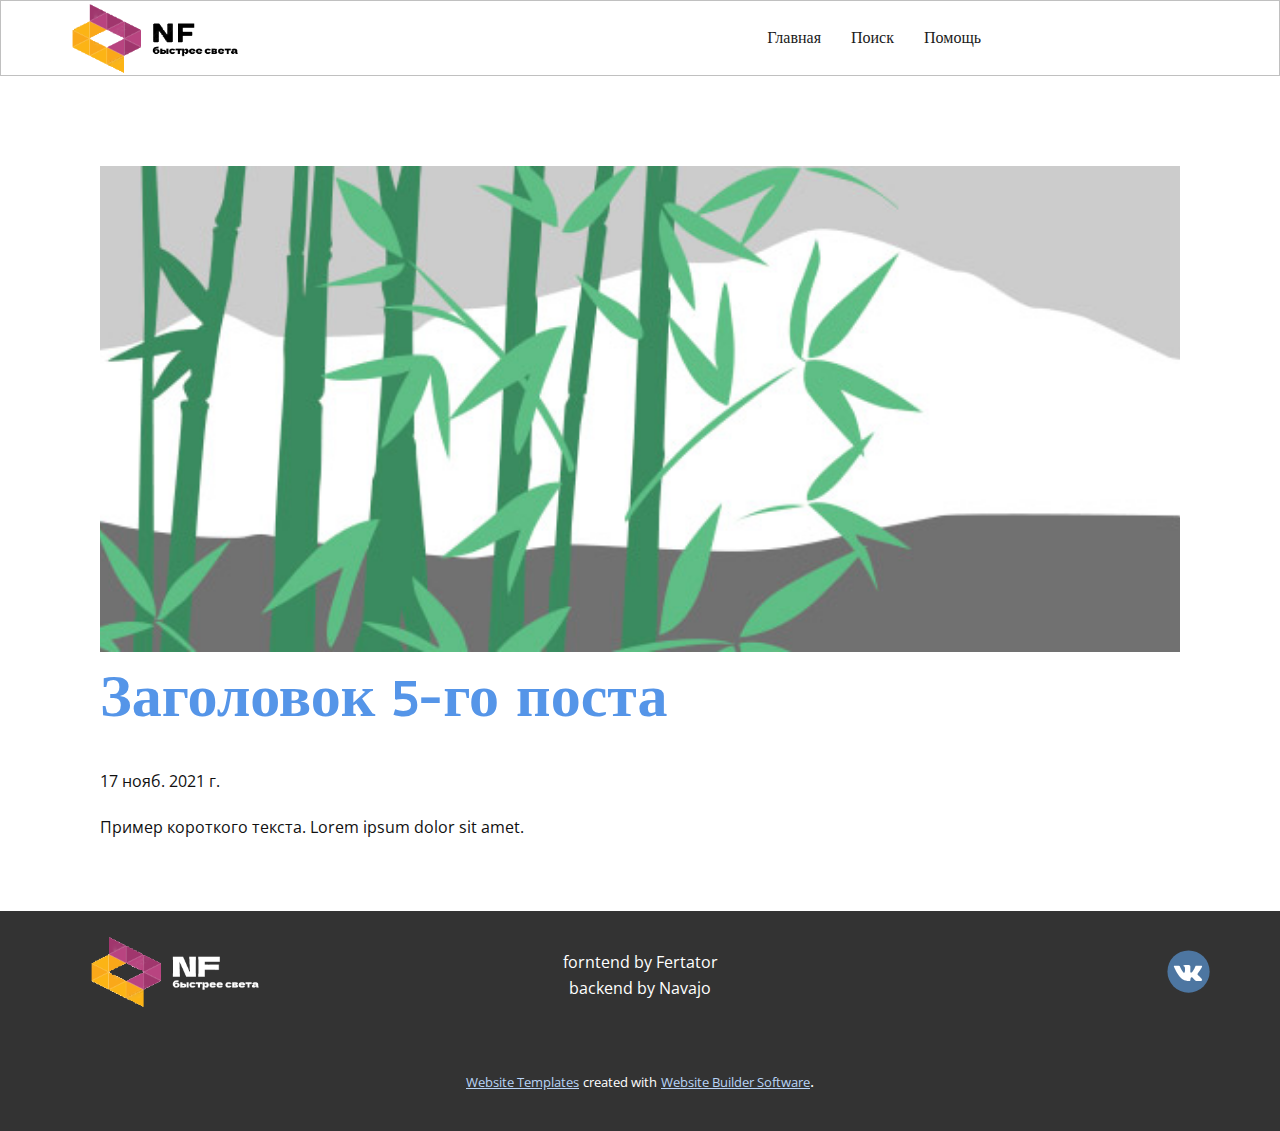
<file: SiteV0.1.0/blog/пост-4.html>
<!doctype html>
<html style="font-size: 16px;"><head>
    <meta name="viewport" content="width=device-width, initial-scale=1.0">
    <meta charset="utf-8">
    <meta name="keywords" content="Заголовок 1-го поста">
    <meta name="description" content="">
    <meta name="page_type" content="np-template-header-footer-from-plugin">
    <title>Заголовок 5-го поста</title>
    <link rel="stylesheet" href="../nicepage.css" media="screen">
<link rel="stylesheet" href="../Post-Template.css" media="screen">
    <script class="u-script" type="text/javascript" src="../jquery.js" defer=""></script>
    <script class="u-script" type="text/javascript" src="../nicepage.js" defer=""></script>
    <meta name="generator" content="Nicepage 3.29.1, nicepage.com">
    <link id="u-theme-google-font" rel="stylesheet" href="https://fonts.googleapis.com/css?family=Open+Sans:300,300i,400,400i,600,600i,700,700i,800,800i|Cambay:400,400i,700,700i">
    <link id="u-page-google-font" rel="stylesheet" href="https://fonts.googleapis.com/css?family=Cambay:400,400i,700,700i">
    
    
    <script type="application/ld+json">{
		"@context": "http://schema.org",
		"@type": "Organization",
		"name": "",
		"logo": "images/Screenshot_772.png",
		"sameAs": [
				"https://vk.com/public208941440"
		]
}</script>
    <meta name="theme-color" content="#5595e8">
  </head>
  <body class="u-body"><header class="u-align-center-xs u-border-1 u-border-grey-25 u-clearfix u-header u-header" id="sec-d9ff"><div class="u-clearfix u-sheet u-sheet-1">
        <a href="https://nicepage.com" class="u-image u-logo u-image-1" data-image-width="268" data-image-height="114">
          <img src="../images/Screenshot_772.png" class="u-logo-image u-logo-image-1">
        </a>
        <nav class="u-align-left u-menu u-menu-dropdown u-nav-spacing-25 u-offcanvas u-menu-1">
          <div class="menu-collapse">
            <a class="u-button-style u-nav-link" href="#" style="padding: 4px 0px; font-size: calc(1em + 8px);">
              <svg class="u-svg-link" preserveAspectRatio="xMidYMin slice" viewBox="0 0 302 302" style=""><use xmlns:xlink="http://www.w3.org/1999/xlink" xlink:href="#svg-7b92"></use></svg>
              <svg xmlns="http://www.w3.org/2000/svg" xmlns:xlink="http://www.w3.org/1999/xlink" version="1.1" id="svg-7b92" x="0px" y="0px" viewBox="0 0 302 302" style="enable-background:new 0 0 302 302;" xml:space="preserve" class="u-svg-content"><g><rect y="36" width="302" height="30"></rect><rect y="236" width="302" height="30"></rect><rect y="136" width="302" height="30"></rect>
</g><g></g><g></g><g></g><g></g><g></g><g></g><g></g><g></g><g></g><g></g><g></g><g></g><g></g><g></g><g></g></svg>
            </a>
          </div>
          <div class="u-custom-menu u-nav-container">
            <ul class="u-nav u-spacing-30 u-unstyled u-nav-1"><li class="u-nav-item"><a class="u-border-2 u-border-active-palette-1-base u-border-hover-palette-1-base u-border-no-left u-border-no-right u-border-no-top u-button-style u-nav-link u-text-active-palette-1-base u-text-grey-90 u-text-hover-grey-90" href="../Главная.html" style="padding: 10px 0px;">Главная</a>
</li><li class="u-nav-item"><a class="u-border-2 u-border-active-palette-1-base u-border-hover-palette-1-base u-border-no-left u-border-no-right u-border-no-top u-button-style u-nav-link u-text-active-palette-1-base u-text-grey-90 u-text-hover-grey-90" href="../Поиск.html" style="padding: 10px 0px;">Поиск</a>
</li><li class="u-nav-item"><a class="u-border-2 u-border-active-palette-1-base u-border-hover-palette-1-base u-border-no-left u-border-no-right u-border-no-top u-button-style u-nav-link u-text-active-palette-1-base u-text-grey-90 u-text-hover-grey-90" href="../О-нас.html" style="padding: 10px 0px;">Помощь</a>
</li></ul>
          </div>
          <div class="u-custom-menu u-nav-container-collapse">
            <div class="u-align-center u-black u-container-style u-inner-container-layout u-opacity u-opacity-95 u-sidenav">
              <div class="u-inner-container-layout u-sidenav-overflow">
                <div class="u-menu-close"></div>
                <ul class="u-align-center u-nav u-popupmenu-items u-unstyled u-nav-2"><li class="u-nav-item"><a class="u-button-style u-nav-link" href="../Главная.html" style="padding: 10px 0px;">Главная</a>
</li><li class="u-nav-item"><a class="u-button-style u-nav-link" href="../Поиск.html" style="padding: 10px 0px;">Поиск</a>
</li><li class="u-nav-item"><a class="u-button-style u-nav-link" href="../О-нас.html" style="padding: 10px 0px;">Помощь</a>
</li></ul>
              </div>
            </div>
            <div class="u-black u-menu-overlay u-opacity u-opacity-70"></div>
          </div>
        </nav>
      </div></header>
    <section class="u-align-center u-clearfix u-section-1" id="sec-0c88">
      <div class="u-clearfix u-sheet u-valign-middle-md u-valign-middle-sm u-valign-middle-xs u-sheet-1"><!--post_details--><!--post_details_options_json--><!--{"source":""}--><!--/post_details_options_json--><!--blog_post-->
        <div class="u-container-style u-expanded-width u-post-details u-post-details-1">
          <div class="u-container-layout u-valign-middle u-container-layout-1"><!--blog_post_image-->
            <img alt="" class="u-blog-control u-expanded-width u-image u-image-default u-image-1" src="[data-uri]"><!--/blog_post_image--><!--blog_post_header-->
            <h2 class="u-blog-control u-text u-text-1">Заголовок 5-го поста</h2><!--/blog_post_header--><!--blog_post_metadata-->
            <div class="u-blog-control u-metadata u-metadata-1"><!--blog_post_metadata_date-->
              <span class="u-meta-date u-meta-icon">17 нояб. 2021 г.</span><!--/blog_post_metadata_date--><!--blog_post_metadata_category-->
              <!--/blog_post_metadata_category--><!--blog_post_metadata_comments-->
              <!--/blog_post_metadata_comments-->
            </div><!--/blog_post_metadata--><!--blog_post_content-->
            <div class="u-align-justify u-blog-control u-post-content u-text u-text-2 fr-view">
  Пример короткого текста. Lorem ipsum dolor sit amet.
  </div><!--/blog_post_content-->
          </div>
        </div><!--/blog_post--><!--/post_details-->
      </div>
    </section>
    
    
    <footer class="u-align-center-md u-align-center-sm u-align-center-xs u-clearfix u-footer u-grey-80" id="sec-0fc3"><div class="u-clearfix u-sheet u-sheet-1">
        <a href="https://nicepage.com" class="u-image u-logo u-image-1" data-image-width="268" data-image-height="114">
          <img src="../images/Screenshot_773.png" class="u-logo-image u-logo-image-1">
        </a>
        <div class="u-align-left u-social-icons u-spacing-10 u-social-icons-1">
          <a class="u-social-url" target="_blank" title="VK" href="https://vk.com/public208941440"><span class="u-icon u-social-icon u-social-vk u-icon-1"><svg class="u-svg-link" preserveAspectRatio="xMidYMin slice" viewBox="0 0 112 112" style=""><use xmlns:xlink="http://www.w3.org/1999/xlink" xlink:href="#svg-eefc"></use></svg><svg class="u-svg-content" viewBox="0 0 112 112" x="0" y="0" id="svg-eefc"><circle fill="currentColor" class="st0" cx="56.1" cy="56.1" r="55"></circle><path fill="#FFFFFF" d="M88.2,80.7l-9.8,0.1c0,0-2.1,0.4-4.9-1.5c-3.7-2.5-7.2-9.1-9.9-8.2C60.9,72,61,77.9,61,77.9s0,1.3-0.6,1.9
            c-0.7,0.7-2,0.9-2,0.9H54c0,0-9.7,0.6-18.3-8.3c-9.3-9.7-17.6-29-17.6-29s-0.5-1.3,0-1.9c0.6-0.7,2.2-0.7,2.2-0.7l10.5-0.1
            c0,0,1,0.2,1.7,0.7c0.6,0.4,0.9,1.2,0.9,1.2s1.7,4.3,4,8.2c4.4,7.6,6.4,9.3,7.9,8.4c2.2-1.2,1.5-10.7,1.5-10.7s0-3.5-1.1-5
            c-0.9-1.2-2.5-1.5-3.3-1.6c-0.6-0.1,0.4-1.5,1.6-2.1c1.9-0.9,5.2-1,9.2-0.9c3.1,0,4,0.2,5.2,0.5c3.6,0.9,2.4,4.3,2.4,12.4
            c0,2.6-0.5,6.3,1.4,7.5c0.8,0.5,2.8,0.1,7.7-8.3c2.3-4,4.1-8.6,4.1-8.6s0.4-0.8,1-1.2s1.4-0.3,1.4-0.3l11.1-0.1c0,0,3.3-0.4,3.9,1.1
            c0.6,1.6-1.2,5.3-5.8,11.3c-7.4,9.9-8.3,9-2.1,14.7c5.9,5.5,7.1,8.1,7.3,8.5C93.4,80.4,88.2,80.7,88.2,80.7z"></path></svg></span>
          </a>
        </div>
        <p class="u-align-center-lg u-align-center-md u-align-center-xl u-text u-text-1">forntend by Fertator<br>backend by Navajo
        </p>
      </div></footer>
    <section class="u-backlink u-clearfix u-grey-80">
      <a class="u-link" href="https://nicepage.com/website-templates" target="_blank">
        <span>Website Templates</span>
      </a>
      <p class="u-text">
        <span>created with</span>
      </p>
      <a class="u-link" href="" target="_blank">
        <span>Website Builder Software</span>
      </a>. 
    </section>
  
</body></html>
</file>
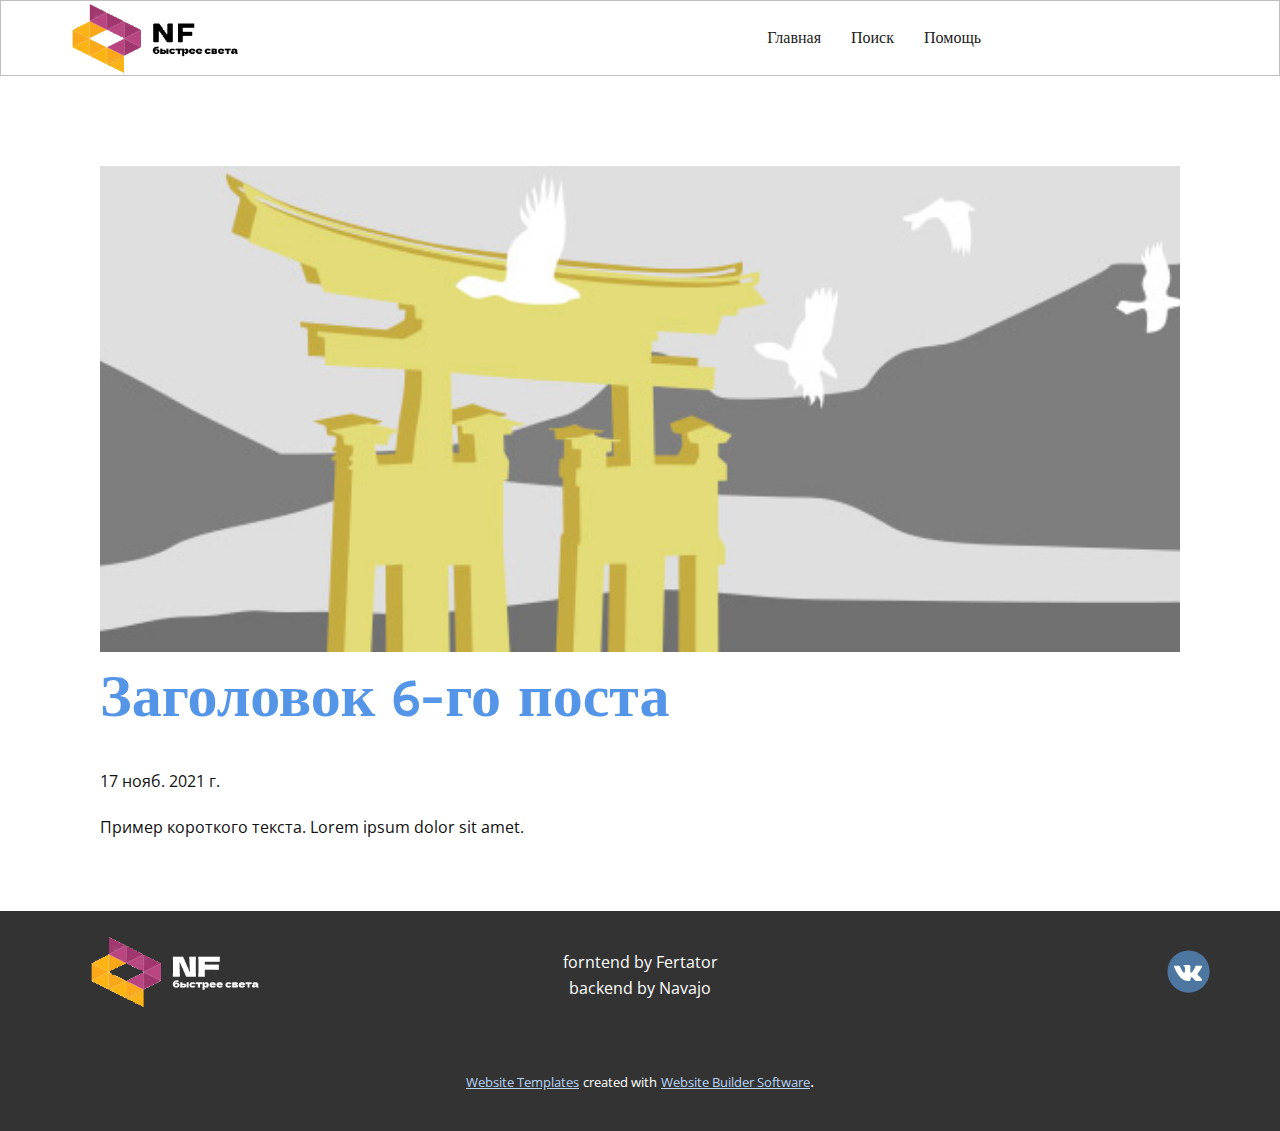
<file: SiteV0.1.0/blog/пост-5.html>
<!doctype html>
<html style="font-size: 16px;"><head>
    <meta name="viewport" content="width=device-width, initial-scale=1.0">
    <meta charset="utf-8">
    <meta name="keywords" content="Заголовок 1-го поста">
    <meta name="description" content="">
    <meta name="page_type" content="np-template-header-footer-from-plugin">
    <title>Заголовок 6-го поста</title>
    <link rel="stylesheet" href="../nicepage.css" media="screen">
<link rel="stylesheet" href="../Post-Template.css" media="screen">
    <script class="u-script" type="text/javascript" src="../jquery.js" defer=""></script>
    <script class="u-script" type="text/javascript" src="../nicepage.js" defer=""></script>
    <meta name="generator" content="Nicepage 3.29.1, nicepage.com">
    <link id="u-theme-google-font" rel="stylesheet" href="https://fonts.googleapis.com/css?family=Open+Sans:300,300i,400,400i,600,600i,700,700i,800,800i|Cambay:400,400i,700,700i">
    <link id="u-page-google-font" rel="stylesheet" href="https://fonts.googleapis.com/css?family=Cambay:400,400i,700,700i">
    
    
    <script type="application/ld+json">{
		"@context": "http://schema.org",
		"@type": "Organization",
		"name": "",
		"logo": "images/Screenshot_772.png",
		"sameAs": [
				"https://vk.com/public208941440"
		]
}</script>
    <meta name="theme-color" content="#5595e8">
  </head>
  <body class="u-body"><header class="u-align-center-xs u-border-1 u-border-grey-25 u-clearfix u-header u-header" id="sec-d9ff"><div class="u-clearfix u-sheet u-sheet-1">
        <a href="https://nicepage.com" class="u-image u-logo u-image-1" data-image-width="268" data-image-height="114">
          <img src="../images/Screenshot_772.png" class="u-logo-image u-logo-image-1">
        </a>
        <nav class="u-align-left u-menu u-menu-dropdown u-nav-spacing-25 u-offcanvas u-menu-1">
          <div class="menu-collapse">
            <a class="u-button-style u-nav-link" href="#" style="padding: 4px 0px; font-size: calc(1em + 8px);">
              <svg class="u-svg-link" preserveAspectRatio="xMidYMin slice" viewBox="0 0 302 302" style=""><use xmlns:xlink="http://www.w3.org/1999/xlink" xlink:href="#svg-7b92"></use></svg>
              <svg xmlns="http://www.w3.org/2000/svg" xmlns:xlink="http://www.w3.org/1999/xlink" version="1.1" id="svg-7b92" x="0px" y="0px" viewBox="0 0 302 302" style="enable-background:new 0 0 302 302;" xml:space="preserve" class="u-svg-content"><g><rect y="36" width="302" height="30"></rect><rect y="236" width="302" height="30"></rect><rect y="136" width="302" height="30"></rect>
</g><g></g><g></g><g></g><g></g><g></g><g></g><g></g><g></g><g></g><g></g><g></g><g></g><g></g><g></g><g></g></svg>
            </a>
          </div>
          <div class="u-custom-menu u-nav-container">
            <ul class="u-nav u-spacing-30 u-unstyled u-nav-1"><li class="u-nav-item"><a class="u-border-2 u-border-active-palette-1-base u-border-hover-palette-1-base u-border-no-left u-border-no-right u-border-no-top u-button-style u-nav-link u-text-active-palette-1-base u-text-grey-90 u-text-hover-grey-90" href="../Главная.html" style="padding: 10px 0px;">Главная</a>
</li><li class="u-nav-item"><a class="u-border-2 u-border-active-palette-1-base u-border-hover-palette-1-base u-border-no-left u-border-no-right u-border-no-top u-button-style u-nav-link u-text-active-palette-1-base u-text-grey-90 u-text-hover-grey-90" href="../Поиск.html" style="padding: 10px 0px;">Поиск</a>
</li><li class="u-nav-item"><a class="u-border-2 u-border-active-palette-1-base u-border-hover-palette-1-base u-border-no-left u-border-no-right u-border-no-top u-button-style u-nav-link u-text-active-palette-1-base u-text-grey-90 u-text-hover-grey-90" href="../О-нас.html" style="padding: 10px 0px;">Помощь</a>
</li></ul>
          </div>
          <div class="u-custom-menu u-nav-container-collapse">
            <div class="u-align-center u-black u-container-style u-inner-container-layout u-opacity u-opacity-95 u-sidenav">
              <div class="u-inner-container-layout u-sidenav-overflow">
                <div class="u-menu-close"></div>
                <ul class="u-align-center u-nav u-popupmenu-items u-unstyled u-nav-2"><li class="u-nav-item"><a class="u-button-style u-nav-link" href="../Главная.html" style="padding: 10px 0px;">Главная</a>
</li><li class="u-nav-item"><a class="u-button-style u-nav-link" href="../Поиск.html" style="padding: 10px 0px;">Поиск</a>
</li><li class="u-nav-item"><a class="u-button-style u-nav-link" href="../О-нас.html" style="padding: 10px 0px;">Помощь</a>
</li></ul>
              </div>
            </div>
            <div class="u-black u-menu-overlay u-opacity u-opacity-70"></div>
          </div>
        </nav>
      </div></header>
    <section class="u-align-center u-clearfix u-section-1" id="sec-0c88">
      <div class="u-clearfix u-sheet u-valign-middle-md u-valign-middle-sm u-valign-middle-xs u-sheet-1"><!--post_details--><!--post_details_options_json--><!--{"source":""}--><!--/post_details_options_json--><!--blog_post-->
        <div class="u-container-style u-expanded-width u-post-details u-post-details-1">
          <div class="u-container-layout u-valign-middle u-container-layout-1"><!--blog_post_image-->
            <img alt="" class="u-blog-control u-expanded-width u-image u-image-default u-image-1" src="[data-uri]"><!--/blog_post_image--><!--blog_post_header-->
            <h2 class="u-blog-control u-text u-text-1">Заголовок 6-го поста</h2><!--/blog_post_header--><!--blog_post_metadata-->
            <div class="u-blog-control u-metadata u-metadata-1"><!--blog_post_metadata_date-->
              <span class="u-meta-date u-meta-icon">17 нояб. 2021 г.</span><!--/blog_post_metadata_date--><!--blog_post_metadata_category-->
              <!--/blog_post_metadata_category--><!--blog_post_metadata_comments-->
              <!--/blog_post_metadata_comments-->
            </div><!--/blog_post_metadata--><!--blog_post_content-->
            <div class="u-align-justify u-blog-control u-post-content u-text u-text-2 fr-view">
  Пример короткого текста. Lorem ipsum dolor sit amet.
  </div><!--/blog_post_content-->
          </div>
        </div><!--/blog_post--><!--/post_details-->
      </div>
    </section>
    
    
    <footer class="u-align-center-md u-align-center-sm u-align-center-xs u-clearfix u-footer u-grey-80" id="sec-0fc3"><div class="u-clearfix u-sheet u-sheet-1">
        <a href="https://nicepage.com" class="u-image u-logo u-image-1" data-image-width="268" data-image-height="114">
          <img src="../images/Screenshot_773.png" class="u-logo-image u-logo-image-1">
        </a>
        <div class="u-align-left u-social-icons u-spacing-10 u-social-icons-1">
          <a class="u-social-url" target="_blank" title="VK" href="https://vk.com/public208941440"><span class="u-icon u-social-icon u-social-vk u-icon-1"><svg class="u-svg-link" preserveAspectRatio="xMidYMin slice" viewBox="0 0 112 112" style=""><use xmlns:xlink="http://www.w3.org/1999/xlink" xlink:href="#svg-eefc"></use></svg><svg class="u-svg-content" viewBox="0 0 112 112" x="0" y="0" id="svg-eefc"><circle fill="currentColor" class="st0" cx="56.1" cy="56.1" r="55"></circle><path fill="#FFFFFF" d="M88.2,80.7l-9.8,0.1c0,0-2.1,0.4-4.9-1.5c-3.7-2.5-7.2-9.1-9.9-8.2C60.9,72,61,77.9,61,77.9s0,1.3-0.6,1.9
            c-0.7,0.7-2,0.9-2,0.9H54c0,0-9.7,0.6-18.3-8.3c-9.3-9.7-17.6-29-17.6-29s-0.5-1.3,0-1.9c0.6-0.7,2.2-0.7,2.2-0.7l10.5-0.1
            c0,0,1,0.2,1.7,0.7c0.6,0.4,0.9,1.2,0.9,1.2s1.7,4.3,4,8.2c4.4,7.6,6.4,9.3,7.9,8.4c2.2-1.2,1.5-10.7,1.5-10.7s0-3.5-1.1-5
            c-0.9-1.2-2.5-1.5-3.3-1.6c-0.6-0.1,0.4-1.5,1.6-2.1c1.9-0.9,5.2-1,9.2-0.9c3.1,0,4,0.2,5.2,0.5c3.6,0.9,2.4,4.3,2.4,12.4
            c0,2.6-0.5,6.3,1.4,7.5c0.8,0.5,2.8,0.1,7.7-8.3c2.3-4,4.1-8.6,4.1-8.6s0.4-0.8,1-1.2s1.4-0.3,1.4-0.3l11.1-0.1c0,0,3.3-0.4,3.9,1.1
            c0.6,1.6-1.2,5.3-5.8,11.3c-7.4,9.9-8.3,9-2.1,14.7c5.9,5.5,7.1,8.1,7.3,8.5C93.4,80.4,88.2,80.7,88.2,80.7z"></path></svg></span>
          </a>
        </div>
        <p class="u-align-center-lg u-align-center-md u-align-center-xl u-text u-text-1">forntend by Fertator<br>backend by Navajo
        </p>
      </div></footer>
    <section class="u-backlink u-clearfix u-grey-80">
      <a class="u-link" href="https://nicepage.com/website-templates" target="_blank">
        <span>Website Templates</span>
      </a>
      <p class="u-text">
        <span>created with</span>
      </p>
      <a class="u-link" href="" target="_blank">
        <span>Website Builder Software</span>
      </a>. 
    </section>
  
</body></html>
</file>
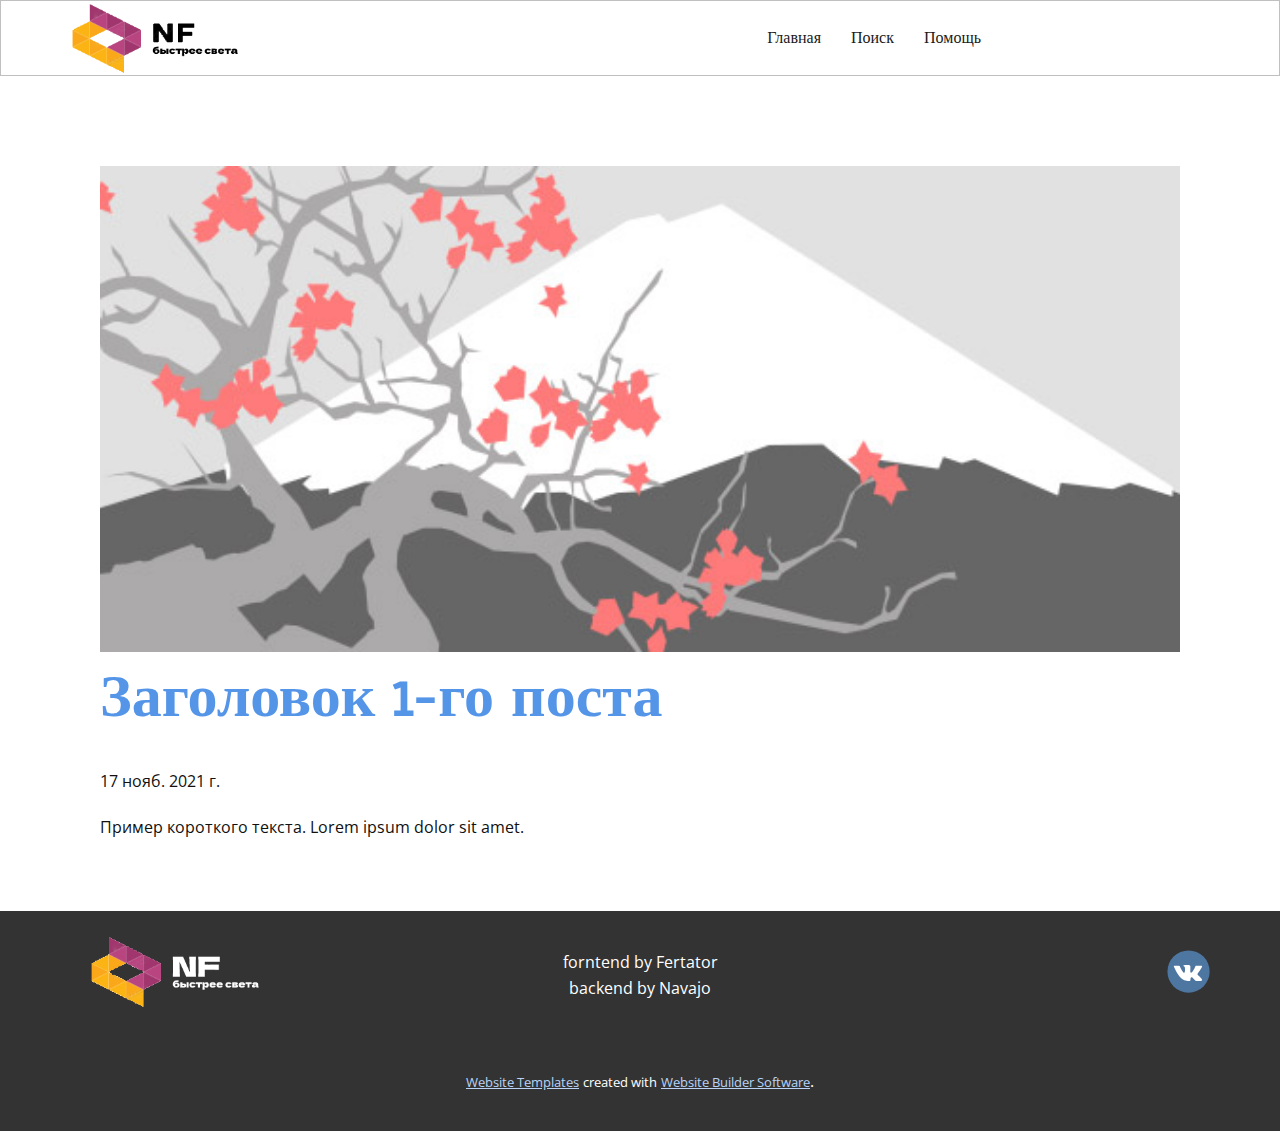
<file: SiteV0.1.0/blog/пост.html>
<!doctype html>
<html style="font-size: 16px;"><head>
    <meta name="viewport" content="width=device-width, initial-scale=1.0">
    <meta charset="utf-8">
    <meta name="keywords" content="Заголовок 1-го поста">
    <meta name="description" content="">
    <meta name="page_type" content="np-template-header-footer-from-plugin">
    <title>Заголовок 1-го поста</title>
    <link rel="stylesheet" href="../nicepage.css" media="screen">
<link rel="stylesheet" href="../Post-Template.css" media="screen">
    <script class="u-script" type="text/javascript" src="../jquery.js" defer=""></script>
    <script class="u-script" type="text/javascript" src="../nicepage.js" defer=""></script>
    <meta name="generator" content="Nicepage 3.29.1, nicepage.com">
    <link id="u-theme-google-font" rel="stylesheet" href="https://fonts.googleapis.com/css?family=Open+Sans:300,300i,400,400i,600,600i,700,700i,800,800i|Cambay:400,400i,700,700i">
    <link id="u-page-google-font" rel="stylesheet" href="https://fonts.googleapis.com/css?family=Cambay:400,400i,700,700i">
    
    
    <script type="application/ld+json">{
		"@context": "http://schema.org",
		"@type": "Organization",
		"name": "",
		"logo": "images/Screenshot_772.png",
		"sameAs": [
				"https://vk.com/public208941440"
		]
}</script>
    <meta name="theme-color" content="#5595e8">
  </head>
  <body class="u-body"><header class="u-align-center-xs u-border-1 u-border-grey-25 u-clearfix u-header u-header" id="sec-d9ff"><div class="u-clearfix u-sheet u-sheet-1">
        <a href="https://nicepage.com" class="u-image u-logo u-image-1" data-image-width="268" data-image-height="114">
          <img src="../images/Screenshot_772.png" class="u-logo-image u-logo-image-1">
        </a>
        <nav class="u-align-left u-menu u-menu-dropdown u-nav-spacing-25 u-offcanvas u-menu-1">
          <div class="menu-collapse">
            <a class="u-button-style u-nav-link" href="#" style="padding: 4px 0px; font-size: calc(1em + 8px);">
              <svg class="u-svg-link" preserveAspectRatio="xMidYMin slice" viewBox="0 0 302 302" style=""><use xmlns:xlink="http://www.w3.org/1999/xlink" xlink:href="#svg-7b92"></use></svg>
              <svg xmlns="http://www.w3.org/2000/svg" xmlns:xlink="http://www.w3.org/1999/xlink" version="1.1" id="svg-7b92" x="0px" y="0px" viewBox="0 0 302 302" style="enable-background:new 0 0 302 302;" xml:space="preserve" class="u-svg-content"><g><rect y="36" width="302" height="30"></rect><rect y="236" width="302" height="30"></rect><rect y="136" width="302" height="30"></rect>
</g><g></g><g></g><g></g><g></g><g></g><g></g><g></g><g></g><g></g><g></g><g></g><g></g><g></g><g></g><g></g></svg>
            </a>
          </div>
          <div class="u-custom-menu u-nav-container">
            <ul class="u-nav u-spacing-30 u-unstyled u-nav-1"><li class="u-nav-item"><a class="u-border-2 u-border-active-palette-1-base u-border-hover-palette-1-base u-border-no-left u-border-no-right u-border-no-top u-button-style u-nav-link u-text-active-palette-1-base u-text-grey-90 u-text-hover-grey-90" href="../Главная.html" style="padding: 10px 0px;">Главная</a>
</li><li class="u-nav-item"><a class="u-border-2 u-border-active-palette-1-base u-border-hover-palette-1-base u-border-no-left u-border-no-right u-border-no-top u-button-style u-nav-link u-text-active-palette-1-base u-text-grey-90 u-text-hover-grey-90" href="../Поиск.html" style="padding: 10px 0px;">Поиск</a>
</li><li class="u-nav-item"><a class="u-border-2 u-border-active-palette-1-base u-border-hover-palette-1-base u-border-no-left u-border-no-right u-border-no-top u-button-style u-nav-link u-text-active-palette-1-base u-text-grey-90 u-text-hover-grey-90" href="../О-нас.html" style="padding: 10px 0px;">Помощь</a>
</li></ul>
          </div>
          <div class="u-custom-menu u-nav-container-collapse">
            <div class="u-align-center u-black u-container-style u-inner-container-layout u-opacity u-opacity-95 u-sidenav">
              <div class="u-inner-container-layout u-sidenav-overflow">
                <div class="u-menu-close"></div>
                <ul class="u-align-center u-nav u-popupmenu-items u-unstyled u-nav-2"><li class="u-nav-item"><a class="u-button-style u-nav-link" href="../Главная.html" style="padding: 10px 0px;">Главная</a>
</li><li class="u-nav-item"><a class="u-button-style u-nav-link" href="../Поиск.html" style="padding: 10px 0px;">Поиск</a>
</li><li class="u-nav-item"><a class="u-button-style u-nav-link" href="../О-нас.html" style="padding: 10px 0px;">Помощь</a>
</li></ul>
              </div>
            </div>
            <div class="u-black u-menu-overlay u-opacity u-opacity-70"></div>
          </div>
        </nav>
      </div></header>
    <section class="u-align-center u-clearfix u-section-1" id="sec-0c88">
      <div class="u-clearfix u-sheet u-valign-middle-md u-valign-middle-sm u-valign-middle-xs u-sheet-1"><!--post_details--><!--post_details_options_json--><!--{"source":""}--><!--/post_details_options_json--><!--blog_post-->
        <div class="u-container-style u-expanded-width u-post-details u-post-details-1">
          <div class="u-container-layout u-valign-middle u-container-layout-1"><!--blog_post_image-->
            <img alt="" class="u-blog-control u-expanded-width u-image u-image-default u-image-1" src="[data-uri]"><!--/blog_post_image--><!--blog_post_header-->
            <h2 class="u-blog-control u-text u-text-1">Заголовок 1-го поста</h2><!--/blog_post_header--><!--blog_post_metadata-->
            <div class="u-blog-control u-metadata u-metadata-1"><!--blog_post_metadata_date-->
              <span class="u-meta-date u-meta-icon">17 нояб. 2021 г.</span><!--/blog_post_metadata_date--><!--blog_post_metadata_category-->
              <!--/blog_post_metadata_category--><!--blog_post_metadata_comments-->
              <!--/blog_post_metadata_comments-->
            </div><!--/blog_post_metadata--><!--blog_post_content-->
            <div class="u-align-justify u-blog-control u-post-content u-text u-text-2 fr-view">
  Пример короткого текста. Lorem ipsum dolor sit amet.
  </div><!--/blog_post_content-->
          </div>
        </div><!--/blog_post--><!--/post_details-->
      </div>
    </section>
    
    
    <footer class="u-align-center-md u-align-center-sm u-align-center-xs u-clearfix u-footer u-grey-80" id="sec-0fc3"><div class="u-clearfix u-sheet u-sheet-1">
        <a href="https://nicepage.com" class="u-image u-logo u-image-1" data-image-width="268" data-image-height="114">
          <img src="../images/Screenshot_773.png" class="u-logo-image u-logo-image-1">
        </a>
        <div class="u-align-left u-social-icons u-spacing-10 u-social-icons-1">
          <a class="u-social-url" target="_blank" title="VK" href="https://vk.com/public208941440"><span class="u-icon u-social-icon u-social-vk u-icon-1"><svg class="u-svg-link" preserveAspectRatio="xMidYMin slice" viewBox="0 0 112 112" style=""><use xmlns:xlink="http://www.w3.org/1999/xlink" xlink:href="#svg-eefc"></use></svg><svg class="u-svg-content" viewBox="0 0 112 112" x="0" y="0" id="svg-eefc"><circle fill="currentColor" class="st0" cx="56.1" cy="56.1" r="55"></circle><path fill="#FFFFFF" d="M88.2,80.7l-9.8,0.1c0,0-2.1,0.4-4.9-1.5c-3.7-2.5-7.2-9.1-9.9-8.2C60.9,72,61,77.9,61,77.9s0,1.3-0.6,1.9
            c-0.7,0.7-2,0.9-2,0.9H54c0,0-9.7,0.6-18.3-8.3c-9.3-9.7-17.6-29-17.6-29s-0.5-1.3,0-1.9c0.6-0.7,2.2-0.7,2.2-0.7l10.5-0.1
            c0,0,1,0.2,1.7,0.7c0.6,0.4,0.9,1.2,0.9,1.2s1.7,4.3,4,8.2c4.4,7.6,6.4,9.3,7.9,8.4c2.2-1.2,1.5-10.7,1.5-10.7s0-3.5-1.1-5
            c-0.9-1.2-2.5-1.5-3.3-1.6c-0.6-0.1,0.4-1.5,1.6-2.1c1.9-0.9,5.2-1,9.2-0.9c3.1,0,4,0.2,5.2,0.5c3.6,0.9,2.4,4.3,2.4,12.4
            c0,2.6-0.5,6.3,1.4,7.5c0.8,0.5,2.8,0.1,7.7-8.3c2.3-4,4.1-8.6,4.1-8.6s0.4-0.8,1-1.2s1.4-0.3,1.4-0.3l11.1-0.1c0,0,3.3-0.4,3.9,1.1
            c0.6,1.6-1.2,5.3-5.8,11.3c-7.4,9.9-8.3,9-2.1,14.7c5.9,5.5,7.1,8.1,7.3,8.5C93.4,80.4,88.2,80.7,88.2,80.7z"></path></svg></span>
          </a>
        </div>
        <p class="u-align-center-lg u-align-center-md u-align-center-xl u-text u-text-1">forntend by Fertator<br>backend by Navajo
        </p>
      </div></footer>
    <section class="u-backlink u-clearfix u-grey-80">
      <a class="u-link" href="https://nicepage.com/website-templates" target="_blank">
        <span>Website Templates</span>
      </a>
      <p class="u-text">
        <span>created with</span>
      </p>
      <a class="u-link" href="" target="_blank">
        <span>Website Builder Software</span>
      </a>. 
    </section>
  
</body></html>
</file>
